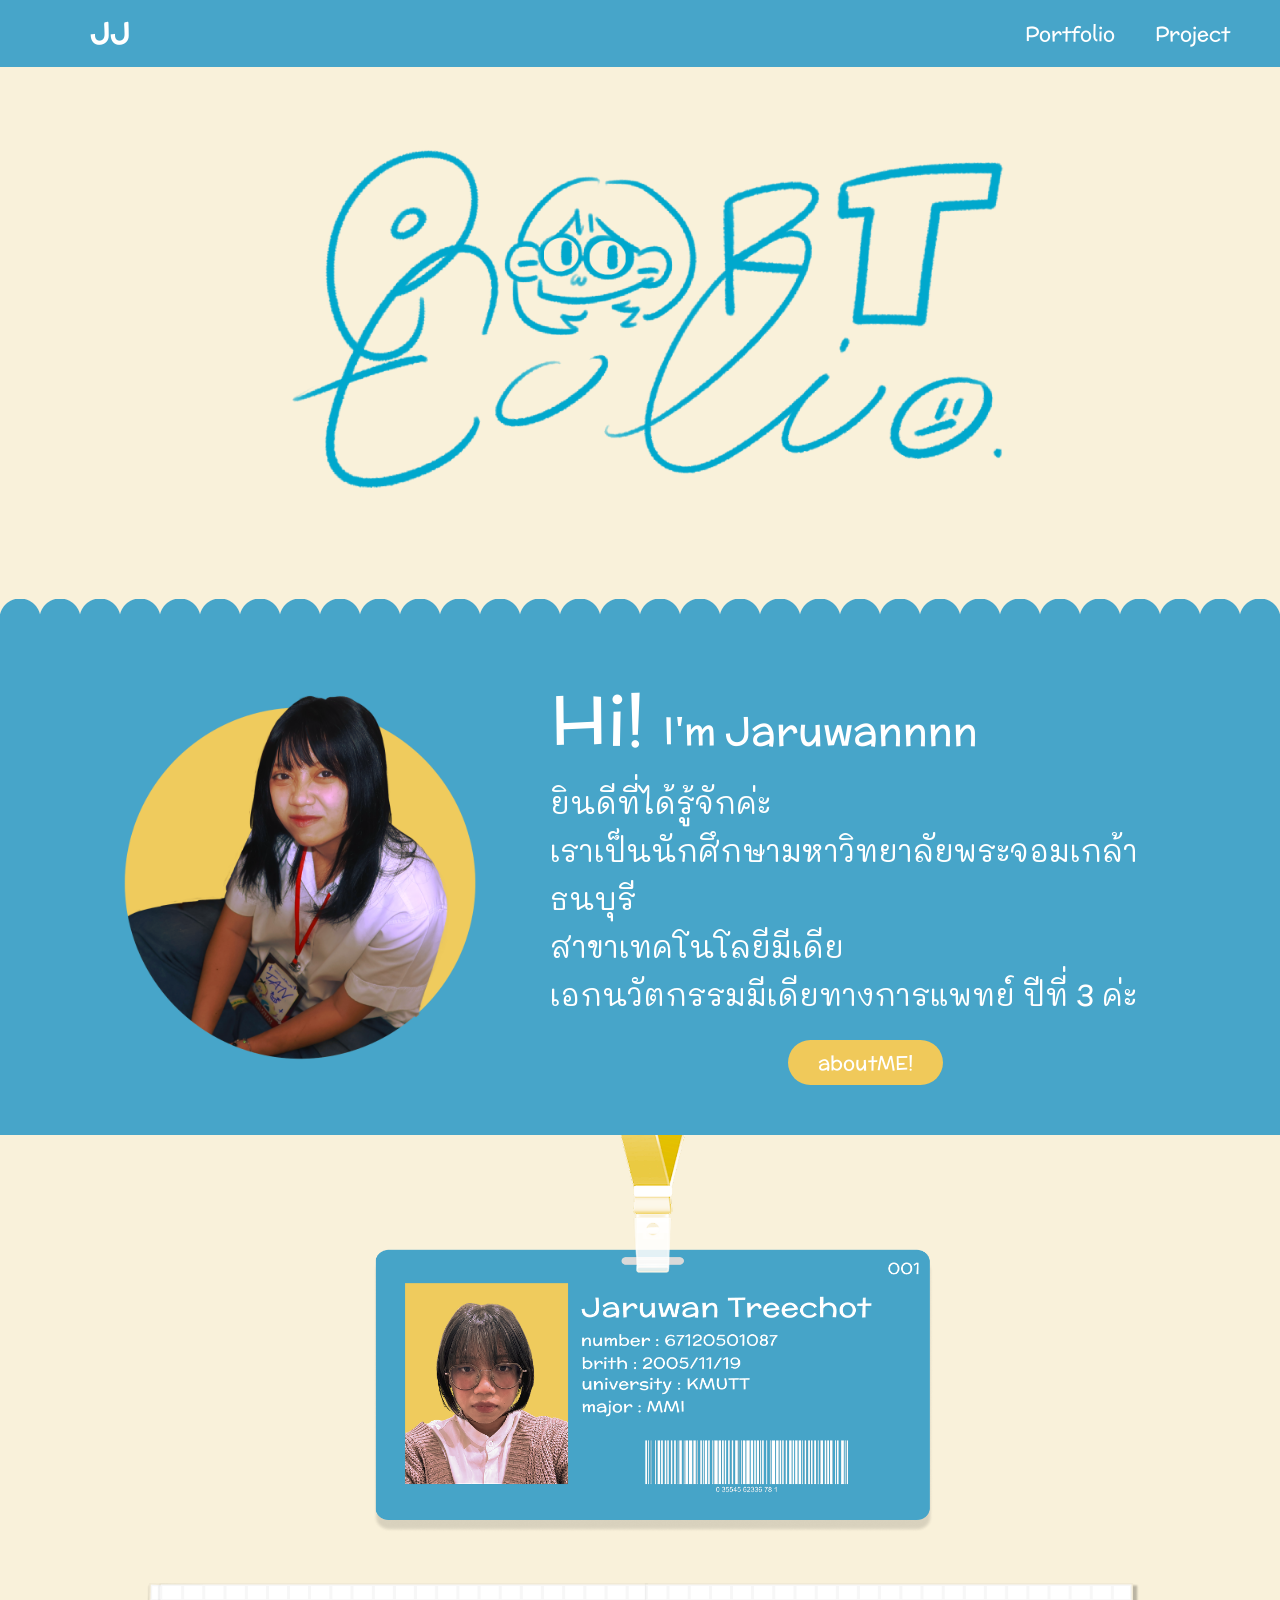
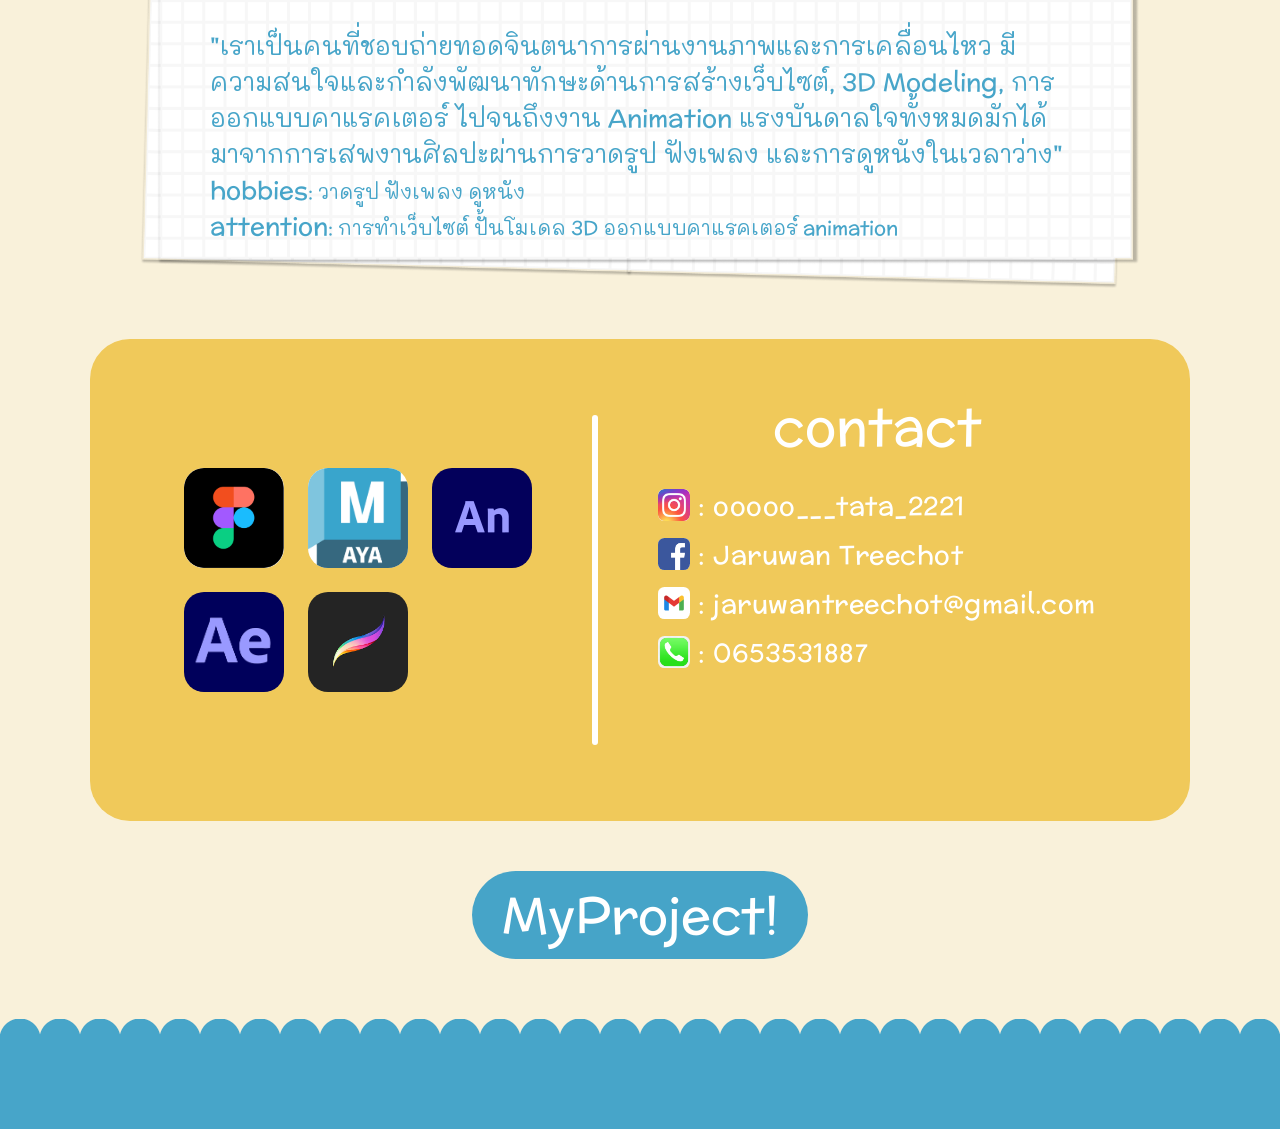
<file: index.html>
<!DOCTYPE html>
<html lang="en">
<head>
    <meta charset="UTF-8">
    <meta name="viewport" content="width=device-width, initial-scale=1.0">
    <title>Document</title>
    <link rel="preconnect" href="https://fonts.googleapis.com">
    <link rel="preconnect" href="https://fonts.gstatic.com" crossorigin>
    <link href="https://fonts.googleapis.com/css2?family=Lexend:wght@100..900&family=Mali:ital,wght@0,200;0,300;0,400;0,500;0,600;0,700;1,200;1,300;1,400;1,500;1,600;1,700&family=Mansalva&family=Oooh+Baby&family=Palette+Mosaic&family=Pangolin&family=Reenie+Beanie&display=swap" rel="stylesheet">
    <link rel="preconnect" href="https://fonts.googleapis.com">
    <link rel="preconnect" href="https://fonts.gstatic.com" crossorigin>
    <link href="https://fonts.googleapis.com/css2?family=Anuphan:wght@100..700&family=Lexend:wght@100..900&family=Mali:ital,wght@0,200;0,300;0,400;0,500;0,600;0,700;1,200;1,300;1,400;1,500;1,600;1,700&family=Mansalva&family=Oooh+Baby&family=Palette+Mosaic&family=Pangolin&family=Reenie+Beanie&display=swap" rel="stylesheet">
    <link rel="stylesheet" href="./style.css">
    <link rel="preconnect" href="https://fonts.googleapis.com">
    <link rel="preconnect" href="https://fonts.gstatic.com" crossorigin>
    <link href="https://fonts.googleapis.com/css2?family=Anuphan:wght@100..700&family=Lexend:wght@100..900&family=Mali:ital,wght@0,200;0,300;0,400;0,500;0,600;0,700;1,200;1,300;1,400;1,500;1,600;1,700&family=Mansalva&family=McLaren&family=Oooh+Baby&family=Palette+Mosaic&family=Pangolin&family=Reenie+Beanie&display=swap" rel="stylesheet">
    <link rel="preconnect" href="https://fonts.googleapis.com">
    <link rel="preconnect" href="https://fonts.gstatic.com" crossorigin>
    <link href="https://fonts.googleapis.com/css2?family=Anuphan:wght@100..700&family=Lexend:wght@100..900&family=Mali:ital,wght@0,200;0,300;0,400;0,500;0,600;0,700;1,200;1,300;1,400;1,500;1,600;1,700&family=Mansalva&family=McLaren&family=Oooh+Baby&family=Palette+Mosaic&family=Pangolin&family=Reenie+Beanie&display=swap" rel="stylesheet">
</head>

<body>
    <header class="header">
        <a class="logo" href="index.html">JJ</a>
        <nav class="nav">
            <a href="index.html">Portfolio</a>
            <a href="project.html">Project</a>
        </nav>
    </header>

    <div class="Pic1">
        <img src="pic/IMG_0126.PNG" alt="Portfolio Picture">
    </div>

    <div class="ME">
        <div class="Pic2">
            <img src="pic/IMG_0117.PNG" alt="Profile Picture">
        </div>
        <div class="AboutME">
            <div class="Hi">
                <h1>
                    Hi! <span>I'm Jaruwannnn</span>
                </h1>
                <p>
                    ยินดีที่ได้รู้จักค่ะ<br>
                    เราเป็นนักศึกษามหาวิทยาลัยพระจอมเกล้าธนบุรี<br>
                    สาขาเทคโนโลยีมีเดีย<br>
                    เอกนวัตกรรมมีเดียทางการแพทย์ ปีที่ 3 ค่ะ
                </p>
            </div>
            <div class="ButtonToAboutMe">
                <a href="#info1" class="btToMe">aboutME!</a>
            </div>
        </div>
    </div>

    <div class="Pic3" id="info1">
        <img src="pic/Group 11.png" alt="ID Card">
    </div>

    <div class="info">
        <div class="info1">
            <p>
                <span class="label">"เราเป็นคนที่ชอบถ่ายทอดจินตนาการผ่านงานภาพและการเคลื่อนไหว มีความสนใจและกำลังพัฒนาทักษะด้านการสร้างเว็บไซต์, 3D Modeling, การออกแบบคาแรคเตอร์ ไปจนถึงงาน Animation แรงบันดาลใจทั้งหมดมักได้มาจากการเสพงานศิลปะผ่านการวาดรูป ฟังเพลง และการดูหนังในเวลาว่าง"</span><br>
                <span class="label">hobbies</span>: วาดรูป ฟังเพลง ดูหนัง<br>
                <span class="label">attention</span>: การทำเว็บไซต์ ปั้นโมเดล 3D ออกแบบคาแรคเตอร์ animation
            </p>
        </div>
        <div class="pic4">
            <img src="pic/note.png" alt="note">
        </div>
    </div>

    <div class="info2">
        <div class="allProgram">
            <div class="Program">
                <img class="picPro" src="pic/figma.png" alt="Figma">
                <img class="picPro" src="pic/Autodesk-Maya-logo.png" alt="Maya">
                <img class="picPro" src="pic/gIr0v8xi_400x400.png" alt="Program Picture">
                <img class="picPro" src="pic/images.png" alt="Program Picture">
                <img class="picPro" src="pic/pOW5dwZ.png" alt="Program Picture">
                </div>
        </div>

        <div class="divider"></div>

        <div class="contact">
            <h1 class="contact-title">contact</h1>
            <ul class="contact-list">
                <li>
                    <img class="icon" src="pic/ig.jpg" alt="Instagram">
                    <a class="text" href="https://www.instagram.com/ooooo___tata_2221/" target="_blank" rel="noopener noreferrer">: ooooo___tata_2221</a>
                </li>
                <li>
                    <img class="icon" src="pic/Facebook.png" alt="Facebook">
                    <a class="text" href="https://www.facebook.com/jaruwan.treechot.1" target="_blank" rel="noopener noreferrer">: Jaruwan Treechot</a>
                </li>
                <li>
                    <img class="icon" src="pic/google_mail_gmail_logo_icon_159346.png" alt="Gmail">
                    <p class="text" >: jaruwantreechot@gmail.com</p>
                </li>
                <li>
                    <img class="icon" src="pic/phone.png" alt="Phone">
                    <p class="text">: 0653531887</p>
                </li>
            </ul>
        </div>

    </div>

    <div class="portfolio-btn">
        <a href="project.html" class="prot-btn">MyProject!</a>
    </div>
    <div class="footer-wave"></div>

    <script src="script.js"></script>
</body>
</html>
</file>
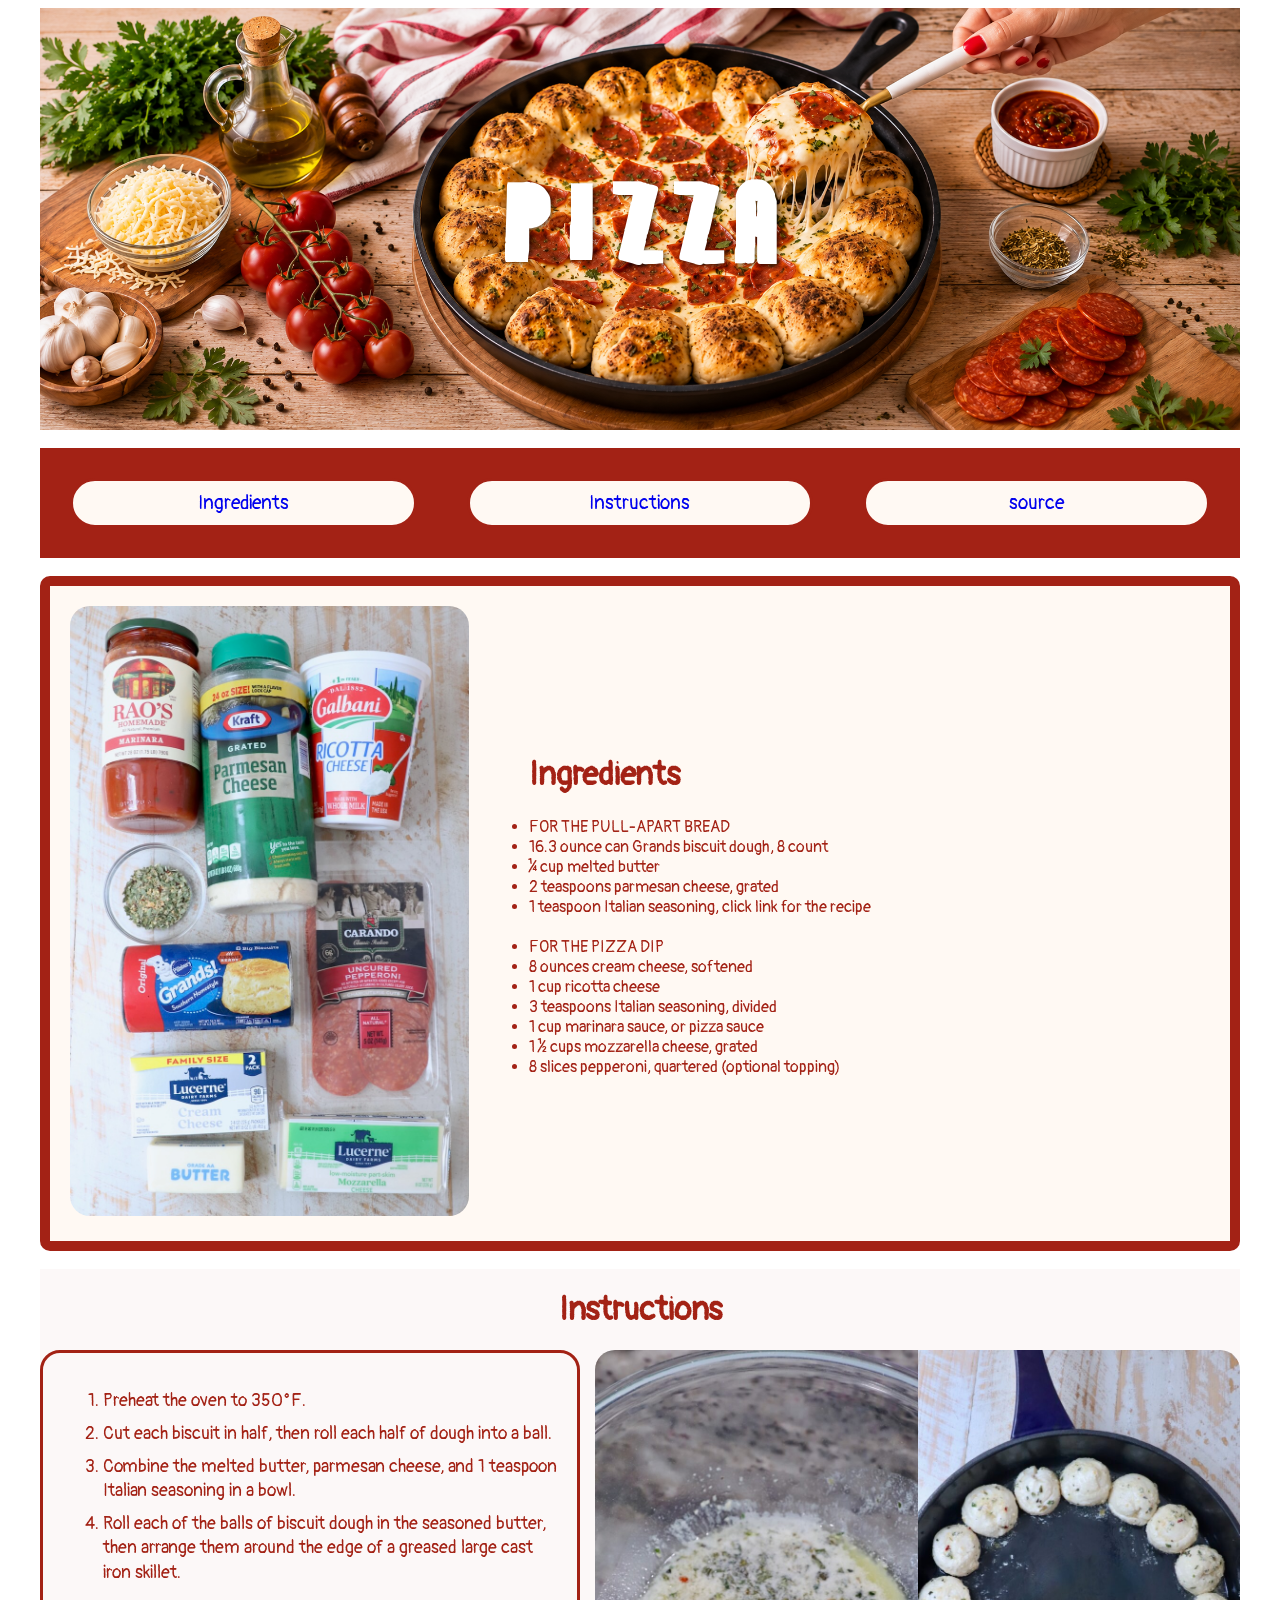
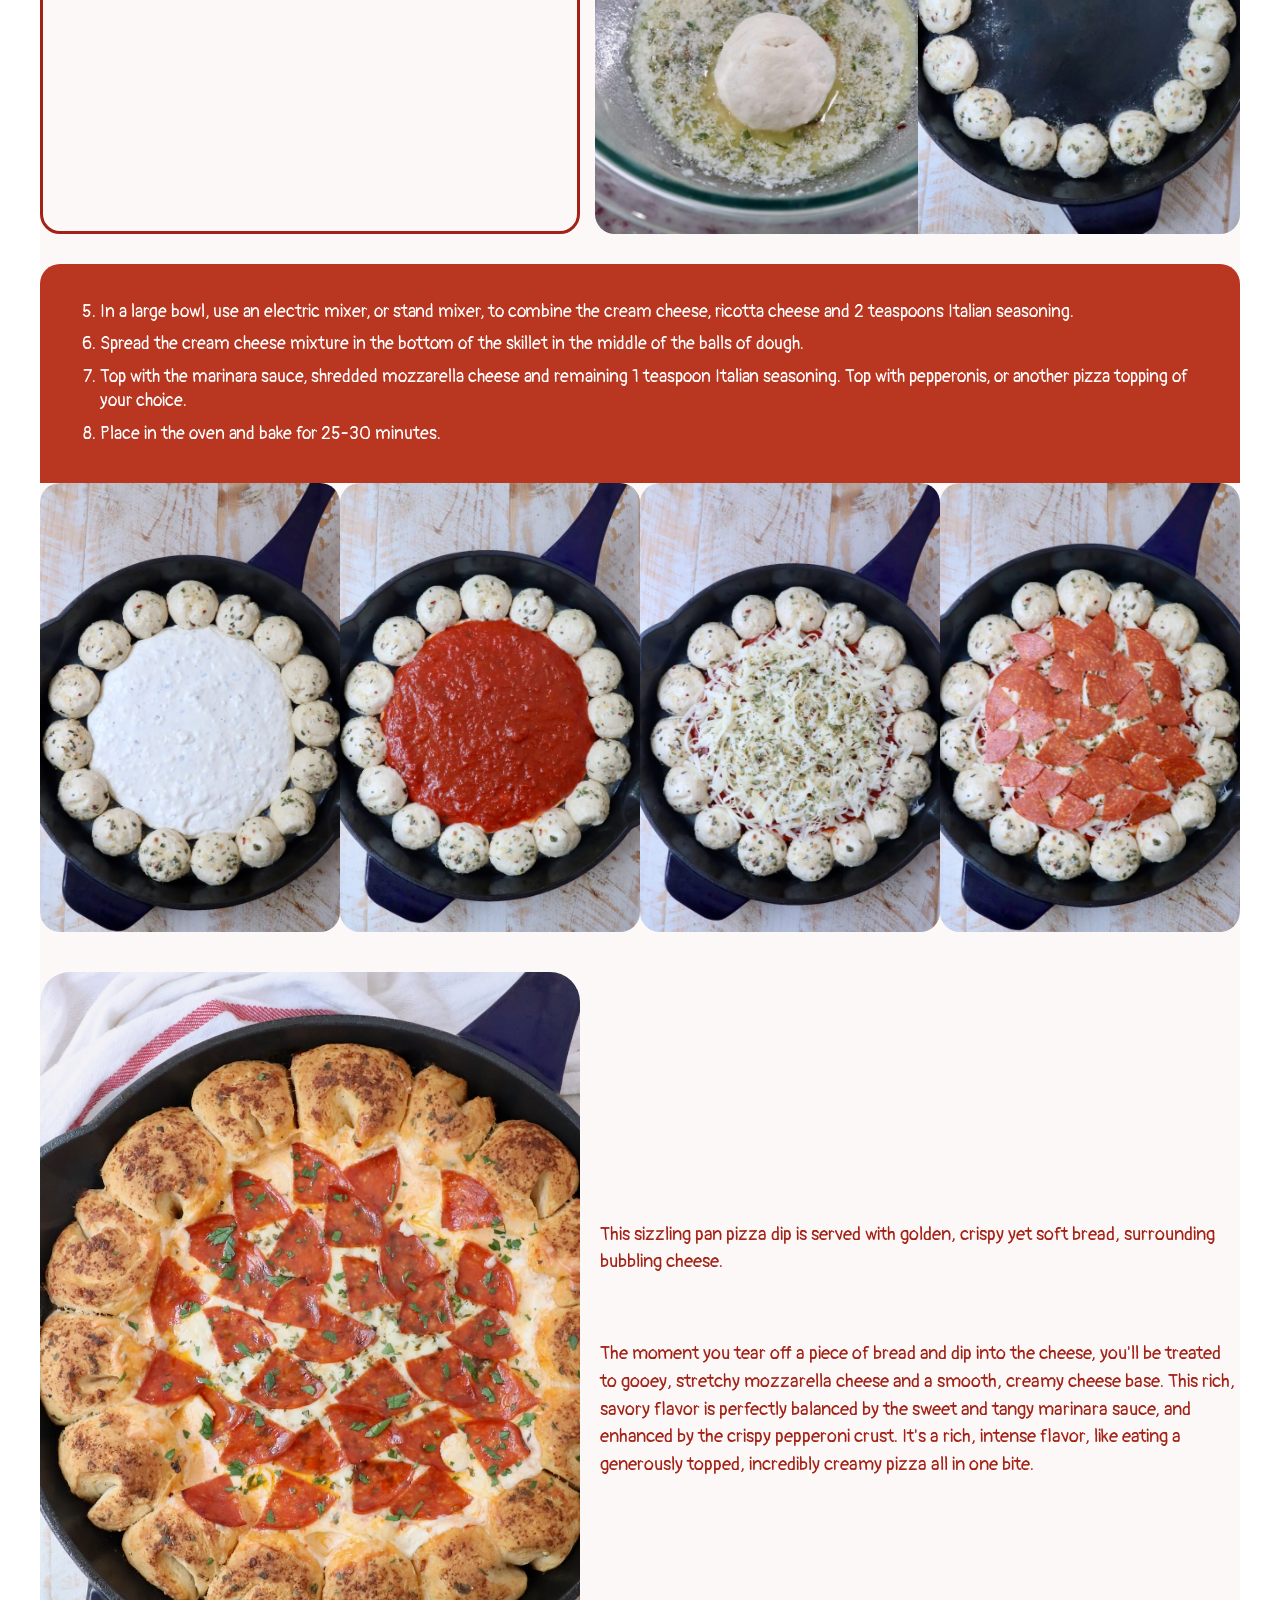
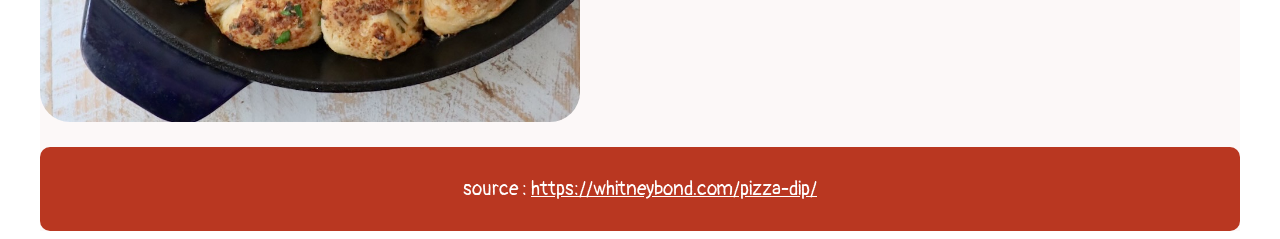
<file: assignment/assignment4/index.html>
<!DOCTYPE html>
<html>
<head>
	<meta charset='utf-8'>
	<meta http-equiv='X-UA-Compatible' content='IE=edge'>
	<title>Gluten Free General Tso’s Chicken</title>
	<meta name='viewport' content='width=device-width, initial-scale=1'>
	<link rel='stylesheet' type='text/css' media='screen' href='main.css'>
	<link rel="preconnect" href="https://fonts.googleapis.com">
	<link rel="preconnect" href="https://fonts.gstatic.com" crossorigin>
	<link href="https://fonts.googleapis.com/css2?family=Mali:ital,wght@0,200;0,300;0,400;0,500;0,600;0,700;1,200;1,300;1,400;1,500;1,600;1,700&family=Oooh+Baby&family=Palette+Mosaic&family=Pangolin&family=Reenie+Beanie&display=swap" rel="stylesheet">
	<link rel="preconnect" href="https://fonts.googleapis.com">
	<link rel="preconnect" href="https://fonts.gstatic.com" crossorigin>
	<link href="https://fonts.googleapis.com/css2?family=Mali:ital,wght@0,200;0,300;0,400;0,500;0,600;0,700;1,200;1,300;1,400;1,500;1,600;1,700&family=Oooh+Baby&family=Palette+Mosaic&family=Pangolin&family=Reenie+Beanie&display=swap" rel="stylesheet">
</head>
<body>
	<div class="grid-container">

        <div id="header">
			<div class="header-content">
				<img id="header-img" src="pic/pic01.png" alt="pizza">
				<div class="header-text">
					<span id="header-text1">
						PIZZA
					</span>
				</div>
			</div>
		</div>

        <div id="menu">
			<div class="inner-box">
				<a href="#Ingredients">Ingredients</a>
			</div>
        	<div class="inner-box">
				<a href="#Instructions">Instructions</a>
			</div>
        	<div class="inner-box">
				<a href="#source">source</a>
			</div>
		</div>

        <div id="Ingredients">
			<div id="picpiz">
				<img src="pic/pizza-dip-1.jpeg" alt="pizza dip">
			</div>
			<div id="Ingredients-list">
				<ul>
					<h1>Ingredients</h1>
					<li>FOR THE PULL-APART BREAD</li>
					<li>16.3 ounce can Grands biscuit dough, 8 count</li>
					<li>¼ cup melted butter</li>
					<li>2 teaspoons parmesan cheese, grated</li>
					<li>1 teaspoon Italian seasoning, click link for the recipe</li>
					<br>
					<li>FOR THE PIZZA DIP</li>
					<li>8 ounces cream cheese, softened</li>
					<li>1 cup ricotta cheese</li>
					<li>3 teaspoons Italian seasoning, divided</li>
					<li>1 cup marinara sauce, or pizza sauce</li>
					<li>1 ½ cups mozzarella cheese, grated</li>
					<li>8 slices pepperoni, quartered (optional topping)</li>
				</ul>
			</div>
		</div>

        <div id="Instructions">
			<div>
				<h1>Instructions</h1>
			</div>
			<div id="BigInstructions">
				<div id="Instructions-list1">
					<div id="babyinstructions1">
						<ol>
							<li>Preheat the oven to 350°F.</li>
							<li>Cut each biscuit in half, then roll each half of dough into a ball.</li>
							<li>Combine the melted butter, parmesan cheese, and 1 teaspoon Italian seasoning in a bowl.</li>
							<li>Roll each of the balls of biscuit dough in the seasoned butter, then arrange them around the edge of a greased large cast iron skillet.</li>
						</ol>
					</div>
					<div id="picpiz1">
						<img src="pic/pizza-dip-2.jpeg" alt="step 1">
						<img src="pic/pizza-dip-3.jpeg" alt="step 2">
					</div>
				</div>

				<div id="Instructions-list2">
					<div id="babyinstructions2">
						<ol start="5">
							<li>In a large bowl, use an electric mixer, or stand mixer, to combine the cream cheese, ricotta cheese and 2 teaspoons Italian seasoning.</li>
							<li>Spread the cream cheese mixture in the bottom of the skillet in the middle of the balls of dough.</li>
							<li>Top with the marinara sauce, shredded mozzarella cheese and remaining 1 teaspoon Italian seasoning. Top with pepperonis, or another pizza topping of your choice.</li>
							<li>Place in the oven and bake for 25-30 minutes.</li>
						</ol>
					</div>
					<div id="picpiz2">
						<img src="pic/pizza-dip-4.jpeg" alt="step 3">
						<img src="pic/pizza-dip-5.jpeg" alt="step 4">
						<img src="pic/pizza-dip-6.jpeg" alt="step 5">
						<img src="pic/pizza-dip-7.jpeg" alt="step 6">
					</div>
				</div>
				
				<div id="Instructions-list3">
					<div id="babyinstructions3">
						<div id="finalpic">
							<img src="pic/pizza-dip-8.jpeg" alt="finalpic">
						</div>
					</div>
					<div id="finaltext">
						<p>This sizzling pan pizza dip is served with golden, crispy yet soft bread, surrounding bubbling cheese.</p>
						<br>
						<p>The moment you tear off a piece of bread and dip into the cheese, you'll be treated to gooey, stretchy mozzarella cheese and a smooth, creamy cheese base. This rich, savory flavor is perfectly balanced by the sweet and tangy marinara sauce, and enhanced by the crispy pepperoni crust. It's a rich, intense flavor, like eating a generously topped, incredibly creamy pizza all in one bite.</p>
					</div>
			</div>
		</div>
		
        <div id="source">
			source : <a href="https://whitneybond.com/pizza-dip/">https://whitneybond.com/pizza-dip/</a>
		</div>
	</div>
</body>
</html>
</file>
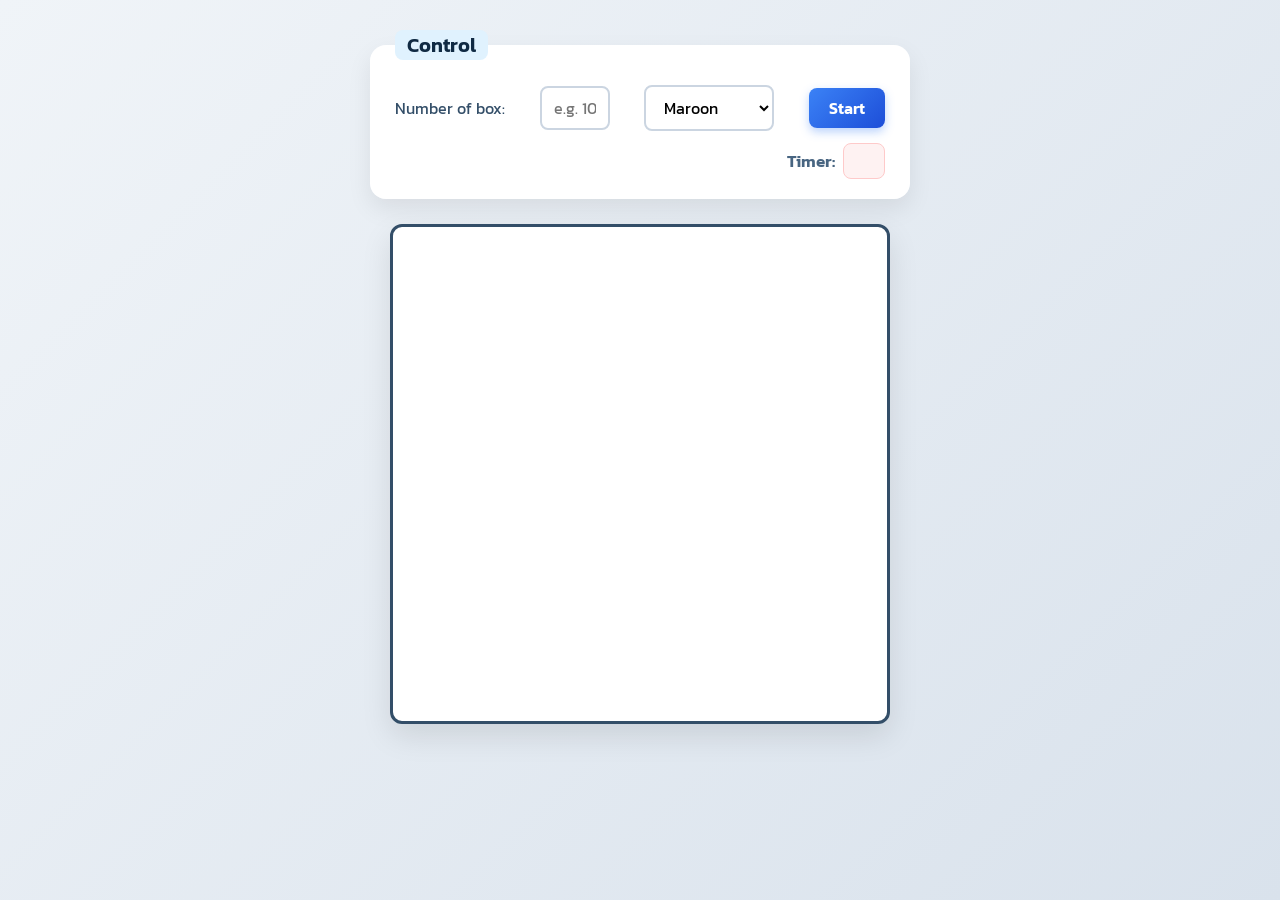
<file: assignment/assignment7/index.html>
<!DOCTYPE html>
<html lang="en">
	<head>
		<meta charset="UTF-8">
		<meta name="viewport" content="width=device-width, initial-scale=1.0">
		<title>Square game</title>
		<script type="text/javascript" src="game.js"></script>
		<link rel="stylesheet" type="text/css" href="game.css">
	</head>
	<body>
		<!-- these codes were adapted from https://courses.cs.washington.edu/courses/cse154/17sp/lecture/more-dom/code/squares.html  -->

		<fieldset>
			<legend>Control</legend>
			<label for="numbox">Number of box: </label>
			<input type="text" name="numbox" id="numbox" placeholder="e.g. 10">
			<select name="color" id="color">
				<option value="maroon">Maroon</option>
				<option value="lightgreen">Lightgreen</option>
				<option value="magenta">Magenta</option>
			</select>
			<button id="start">Start</button>
			<div id="timerClock"> Timer:
				<div id="clock"></div>
			</div>
		</fieldset>

		<div id="container">
			<div id="layer"></div>
		</div>
	
	</body>
</html>
</file>
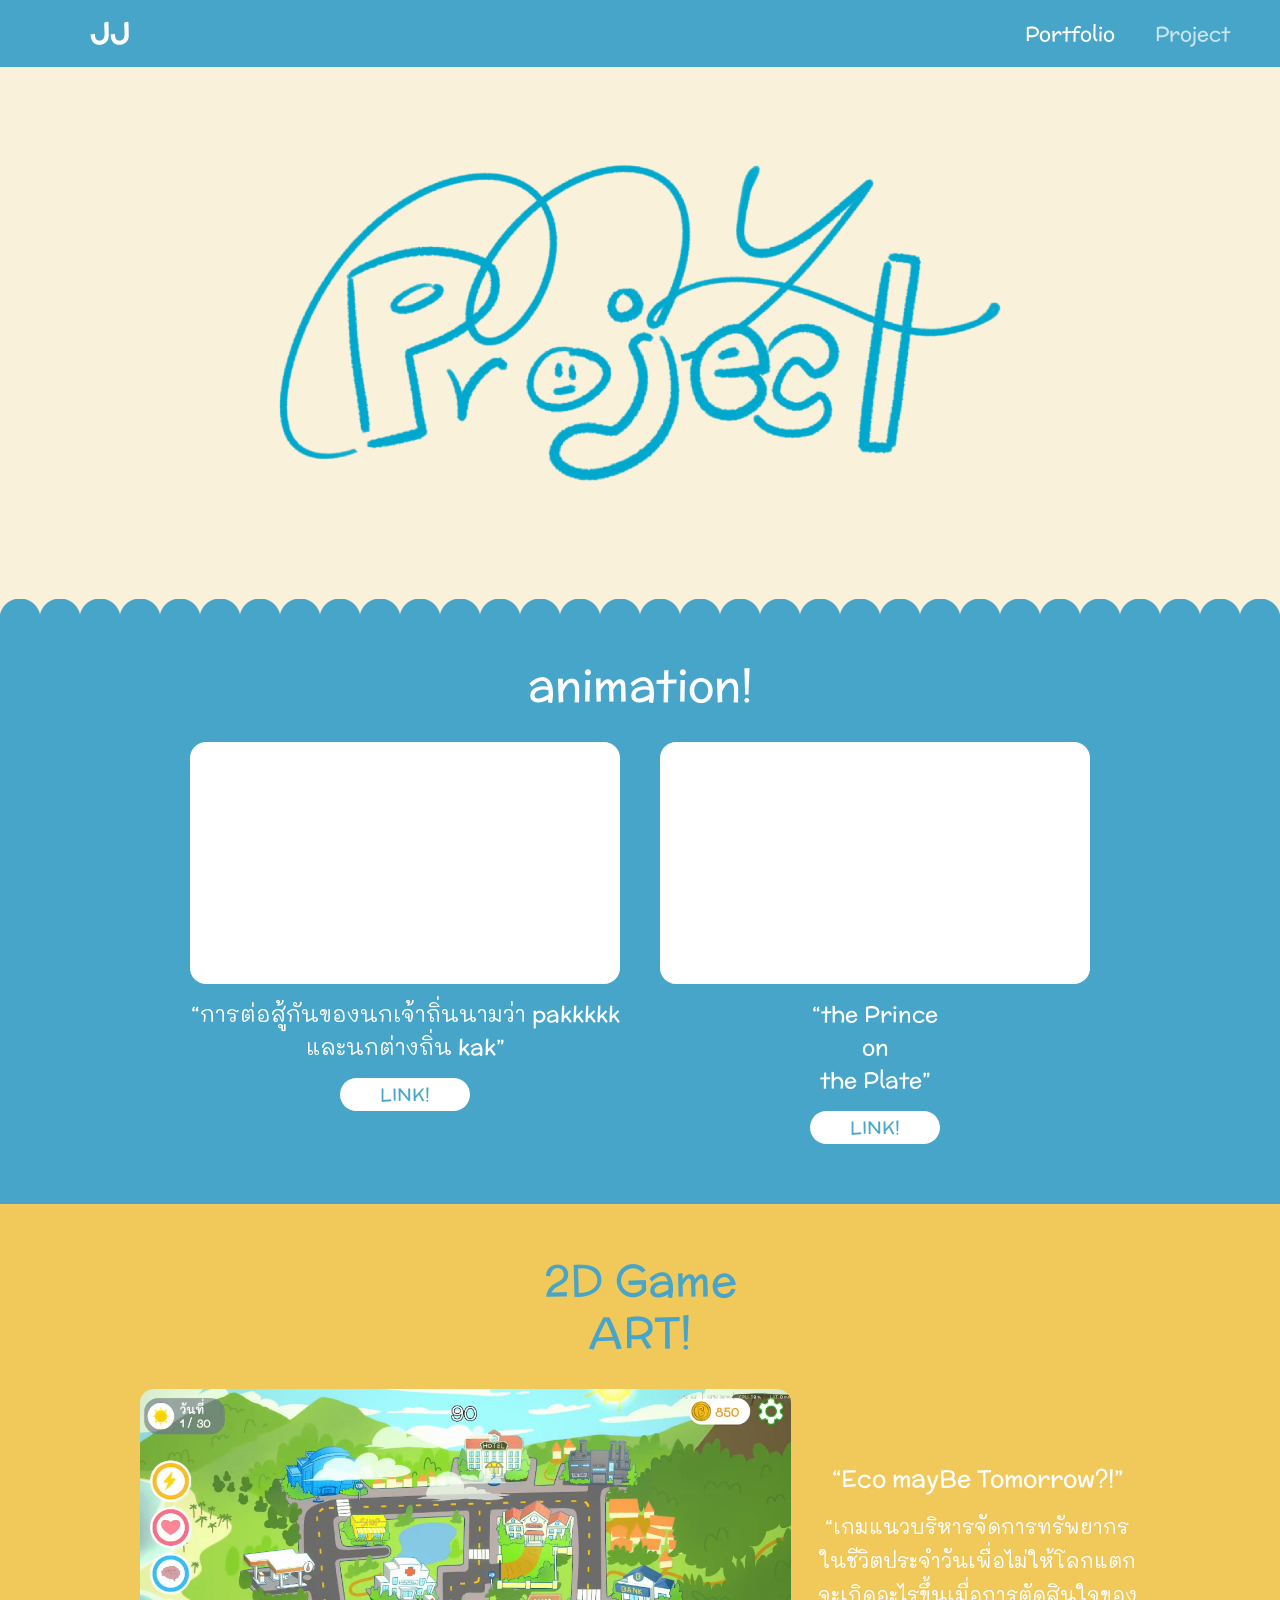
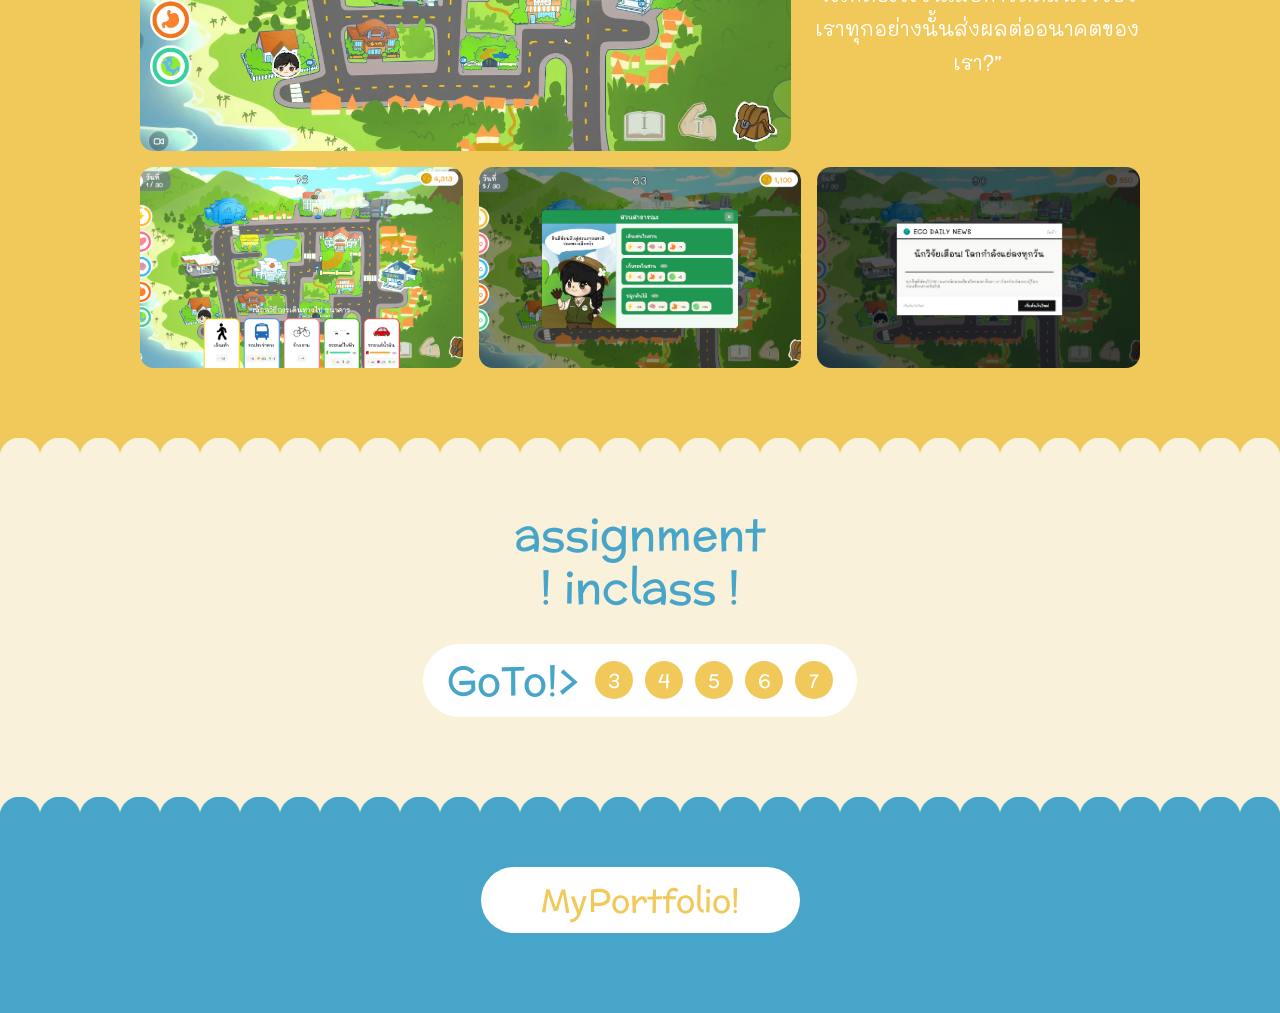
<file: project.html>
<!DOCTYPE html>
<html lang="th">
<head>
    <meta charset="UTF-8">
    <meta name="viewport" content="width=device-width, initial-scale=1.0">
    <title>Project</title>
    <link rel="preconnect" href="https://fonts.googleapis.com">
    <link rel="preconnect" href="https://fonts.gstatic.com" crossorigin>
    <link href="https://fonts.googleapis.com/css2?family=Anuphan:wght@100..700&family=McLaren&display=swap" rel="stylesheet">
    <link rel="stylesheet" href="./style.css">
    <link rel="preconnect" href="https://fonts.googleapis.com">
    <link rel="preconnect" href="https://fonts.gstatic.com" crossorigin>
    <link href="https://fonts.googleapis.com/css2?family=Anuphan:wght@100..700&family=Lexend:wght@100..900&family=Mali:ital,wght@0,200;0,300;0,400;0,500;0,600;0,700;1,200;1,300;1,400;1,500;1,600;1,700&family=Mansalva&family=McLaren&family=Oooh+Baby&family=Palette+Mosaic&family=Pangolin&family=Reenie+Beanie&display=swap" rel="stylesheet">
</head>
<body>
    <header class="header">
        <a class="logo" href="index.html">JJ</a>
        <nav class="nav">
            <a href="index.html">Portfolio</a>
            <a href="project.html" class="active">Project</a>
        </nav>
    </header>

    <div class="Pic1">
        <img src="pic/IMG_0128.PNG" alt="Project Picture">
    </div>

    <div class="Project-Animation">
        <h1 class="topic">animation!</h1>

        <div class="video-list">
            <div class="video-item">
                <div class="video">
                    <div class="video-container">
                        <iframe src="https://www.youtube.com/embed/g4-JRkXTGpg" title="การต่อสู้กันของนกเจ้าถิ่น" loading="lazy" allow="accelerometer; autoplay; clipboard-write; encrypted-media; gyroscope; picture-in-picture; web-share" allowfullscreen></iframe>
                    </div>
                </div>
                <div class="info-video">
                    <h2 class="work-name">
                        “การต่อสู้กันของนกเจ้าถิ่นนามว่า pakkkkk<br>และนกต่างถิ่น kak”
                    </h2>
                    <a href="https://www.youtube.com/watch?v=g4-JRkXTGpg" class="work-link" target="_blank" rel="noopener noreferrer">LINK!</a>
                </div>
            </div>

            <div class="video-item">
                <div class="video">
                    <div class="video-container">
                        <iframe width="560" height="315" src="https://www.youtube.com/embed/VNc2YDQf0_M?si=3M_4XTEs9DelI_5y" title="YouTube video player" frameborder="0" allow="accelerometer; autoplay; clipboard-write; encrypted-media; gyroscope; picture-in-picture; web-share" referrerpolicy="strict-origin-when-cross-origin" allowfullscreen></iframe>
                    </div>
                </div>
                <div class="info-video">
                    <h2 class="work-name">
                        “the Prince<br>on<br>the Plate”
                    </h2>
                    <a href="https://youtu.be/VNc2YDQf0_M?si=SSMITgT4_6gcLJXv" class="work-link" target="_blank" rel="noopener noreferrer">LINK!</a>
                </div>
            </div>
        </div>
    </div>

    <div class="Project-game">
        <h1 class="topic">2D Game<br>ART!</h1>

        <div class="game-top">
            <div class="pic">
                <div class="picgame">
                    <img src="pic/game3.png" alt="picgame1">
                </div>
            </div>
            <div class="info-game">
                <h2 class="work-name">“Eco mayBe Tomorrow?!”</h2>
                <p class="game-desc">
                    “เกมแนวบริหารจัดการทรัพยากรในชีวิตประจำวันเพื่อไม่ให้โลกแตก
                    จะเกิดอะไรขึ้นเมื่อการตัดสินใจของเราทุกอย่างนั้นส่งผลต่ออนาคตของเรา?”
                </p>
            </div>
        </div>

        <div class="game-row">
            <div class="pic"><div class="picgame"><img src="pic/game1.png" alt="picgame2"></div></div>
            <div class="pic"><div class="picgame"><img src="pic/game2.png" alt="picgame3"></div></div>
            <div class="pic"><div class="picgame"><img src="pic/game4.png" alt="picgame4"></div></div>
        </div>
    </div>

    <div class="assignment">
        <h1 class="topic">assignment<br>! inclass !</h1>
        <div class="goto">
            <span class="goto-label">GoTo!&gt;</span>
            <a href="assignment/assignment-3/recipe.html" class="goto-btn">3</a>
            <a href="assignment/assignment4/index.html" class="goto-btn">4</a>
            <a href="assignment/assignment5/index.html" class="goto-btn">5</a>
            <a href="assignment/assignment-6/register.html" class="goto-btn">6</a>
            <a href="assignment/assignment7/index.html" class="goto-btn">7</a>
        </div>
    </div>
    <div class="footer-wave">
        <div class="portfolio-btn">
            <a href="index.html" class="prot-btn">MyPortfolio!</a>
        </div>
    </div>

    <script src="script.js"></script>
</body>
</html>
</file>
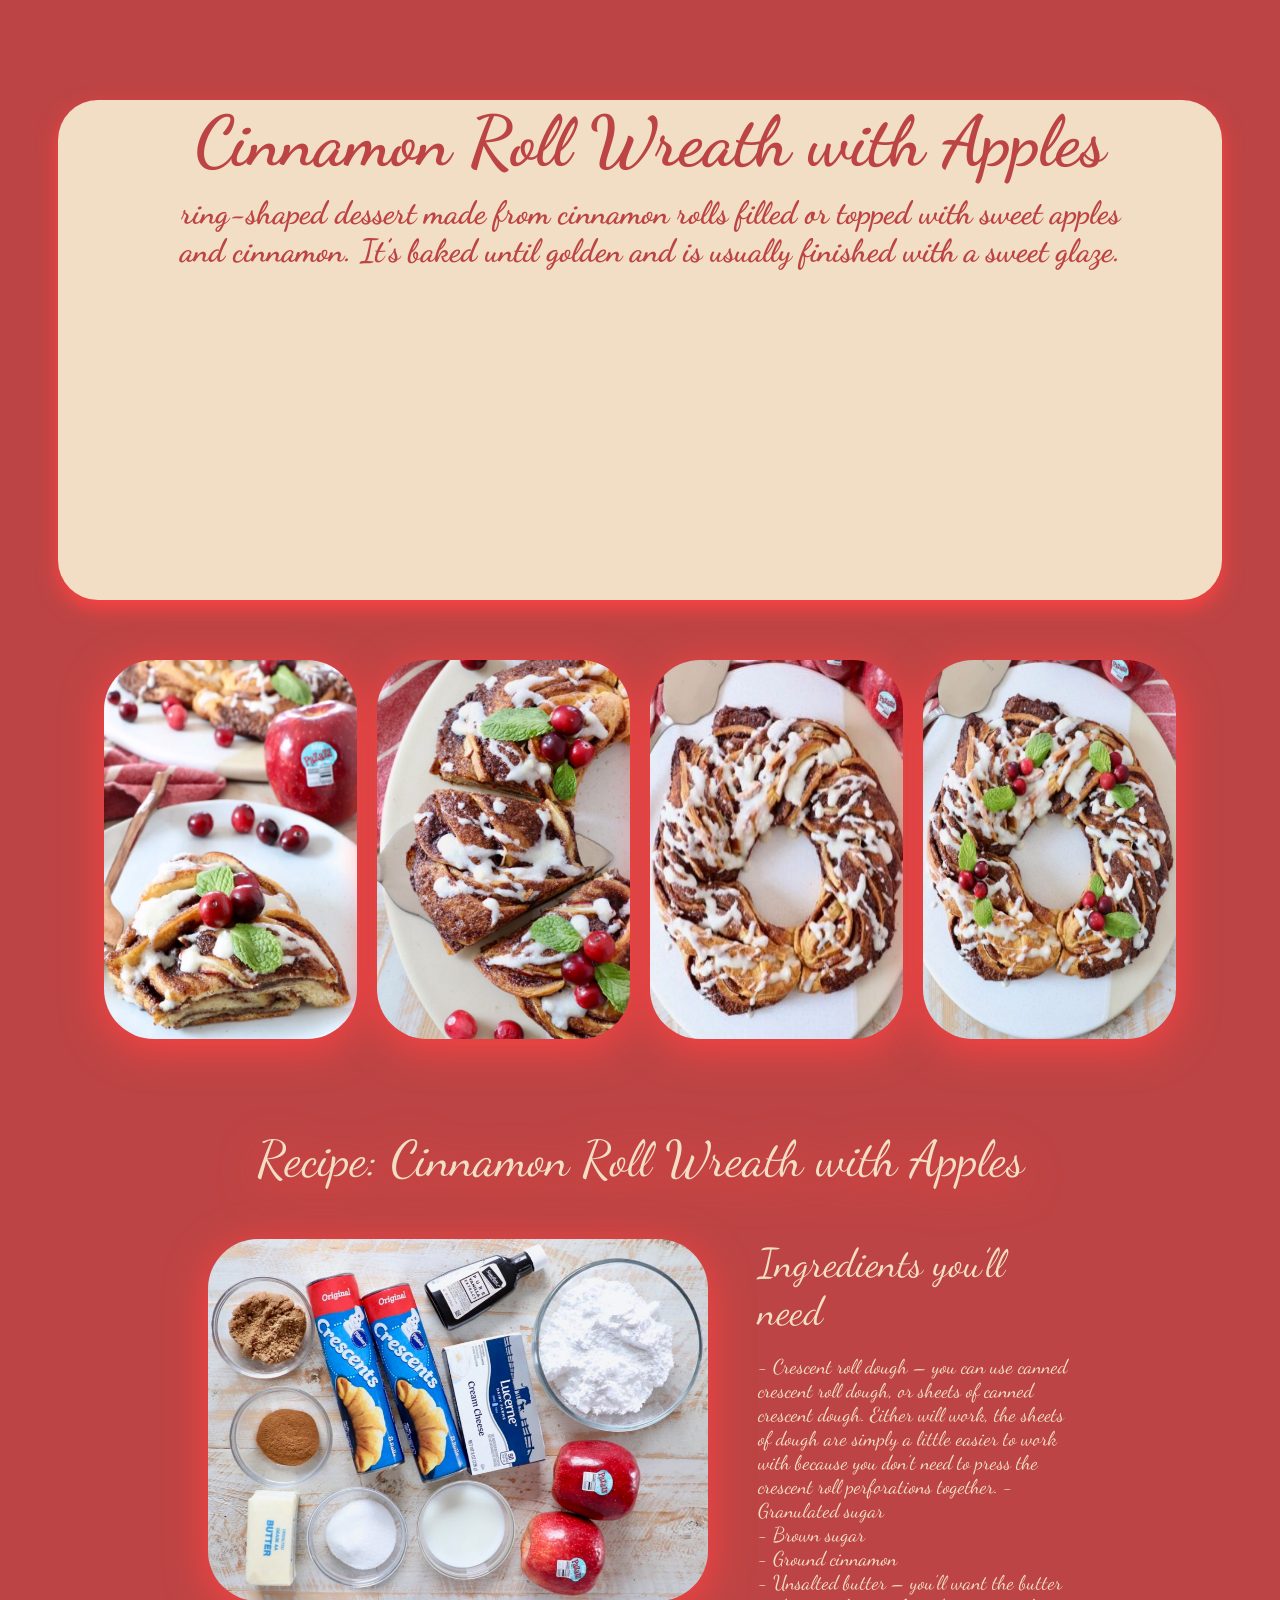
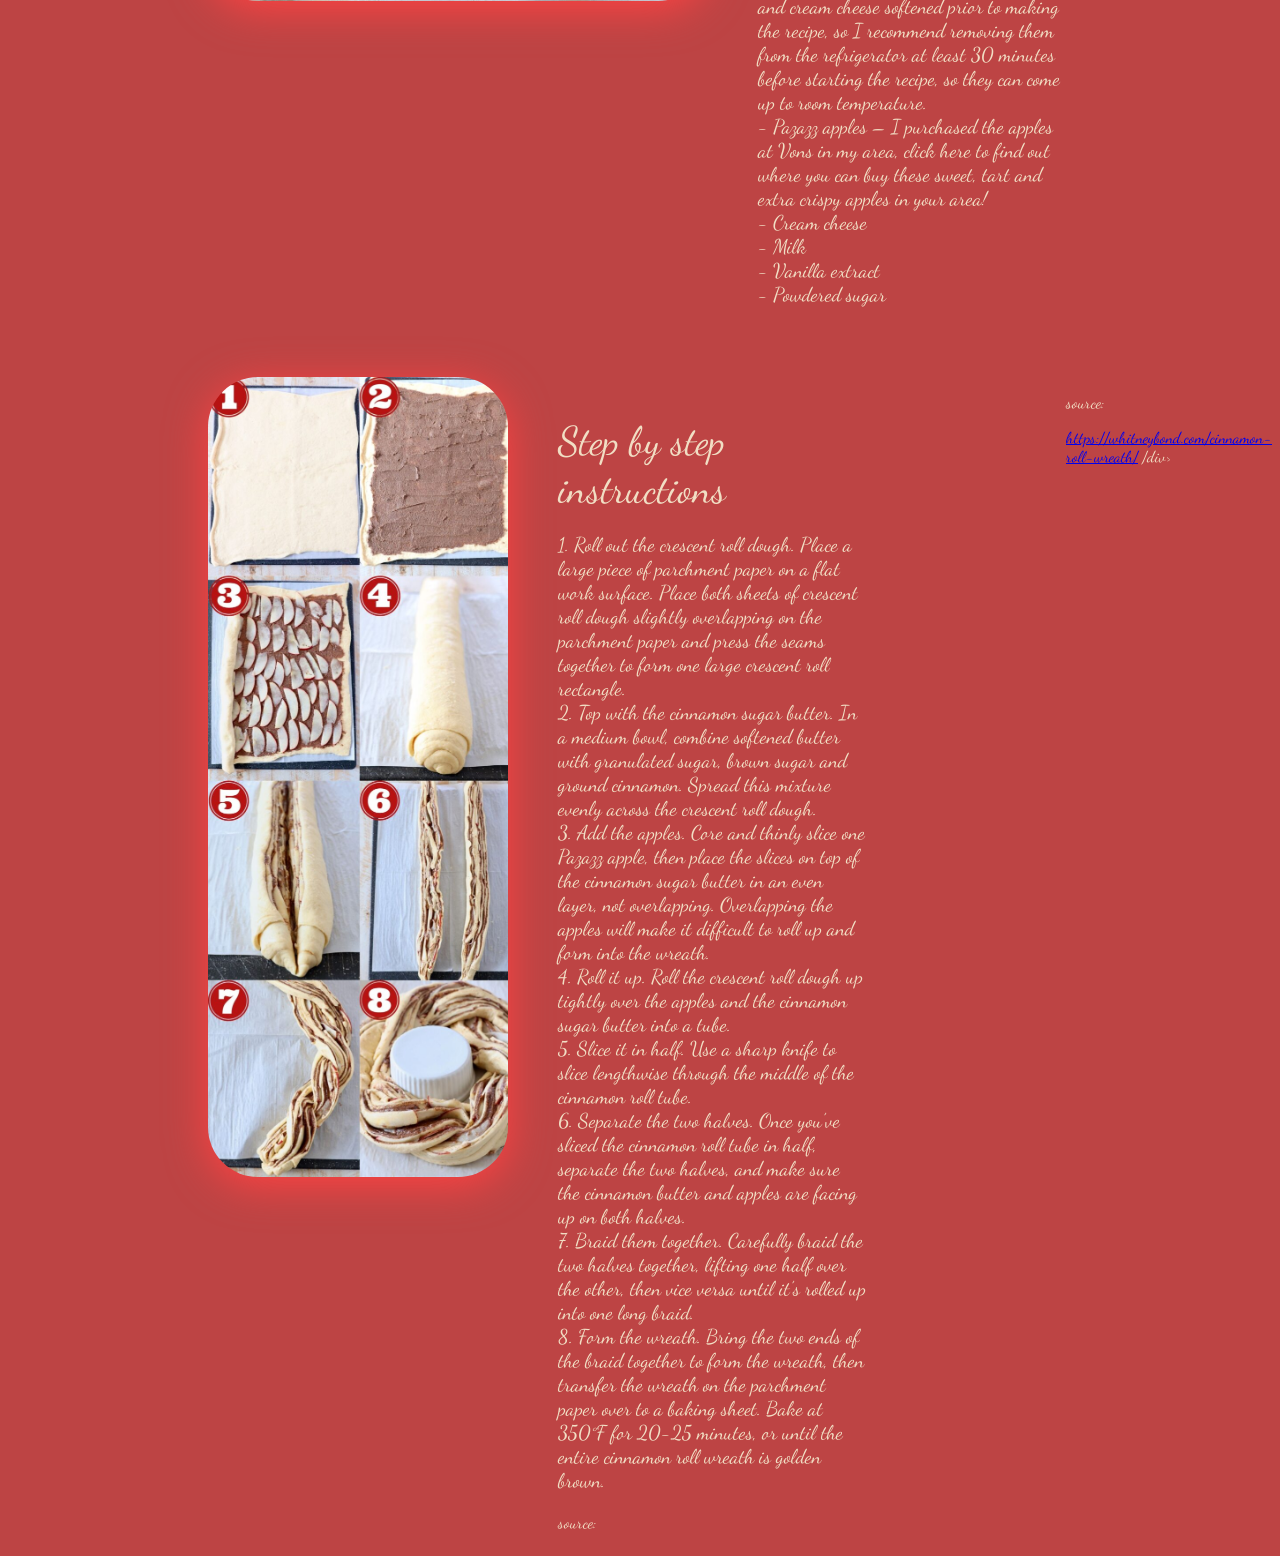
<file: assignment/assignment-3/recipe.html>
<!DOCTYPE html>
<html>
<head>
	<meta charset='utf-8'>
	<meta http-equiv='X-UA-Compatible' content='IE=edge'>
	<title>Cinnamon Roll Wreath with Apples</title>
	<meta name='viewport' content='width=device-width, initial-scale=1'>
	<link rel="stylesheet" href="recipe.css">
	<link rel="preconnect" href="https://fonts.googleapis.com">
	<link rel="preconnect" href="https://fonts.gstatic.com" crossorigin>
	<link href="https://fonts.googleapis.com/css2?family=Dancing+Script:wght@400..700&display=swap" rel="stylesheet">
</head>








<body class="main">
	<div class="h1">
		<h1 class="Name">
			<p class="BigN-baby">
				Cinnamon Roll Wreath with Apples
			</p>
			<p class="N-baby">
				ring-shaped dessert made from cinnamon rolls filled or topped with sweet apples and cinnamon. It’s baked until golden and is usually finished with a sweet glaze.
			</p>
		</h1>

		<div class="Pic-Cinnamon">
			
		</div>
	</div>

	<div class="Pic-babyCni">
		<img class="Num1" src="./pic/cinnamon-3.jpeg" alt="cinnamon1">
		<img class="Num1" src="./pic/cinnamon-4.jpeg" alt="cinnamon2">
		<img class="Num1" src="./pic/cinnamon-6.jpeg" alt="cinnamon3">
		<img class="Num1" src="./pic/cinnamon-5.jpeg" alt="cinnamon4">
	</div>

	<div class="Recipe">
		<p class="R-Name">
			Recipe: Cinnamon Roll Wreath with Apples
		</p>

	</div>

	<div class="info">
		<div class="PicIng">
			<img id="PI"  src="./pic/cinnamon-1.jpeg" alt="">
		</div>
		
	
		<div class="In-need">
			<p class="Ingredients">
			Ingredients you’ll need
			</p>
			<p class="need">
				- Crescent roll dough – you can use canned crescent roll dough, or 
			sheets of canned crescent dough. Either will work, the sheets of dough are simply a little easier to work with because you don’t need to press the crescent roll perforations together.
			
			- Granulated sugar
			<br>
			- Brown sugar
			<br>
			- Ground cinnamon
			<br>
			- Unsalted butter – you’ll want the butter and cream cheese softened prior to making the recipe, so I recommend removing them from the refrigerator at least 30 minutes before starting the recipe, so they can come up to room temperature.
			<br>
			- Pazazz apples – I purchased the apples at Vons in my area, click here to find out where you can buy these sweet, tart and extra crispy apples in your area!
			<br>
			- Cream cheese
			<br>
			- Milk
			<br>
			- Vanilla extract
			<br>
			- Powdered sugar
			</p>

		</div>
	</div>
	
	<div class="Stepinfo">

	<div class="Pic-step">
		<img class="babyPicstep" src="./pic/cinnamon-2.jpeg" alt="step">
	</div>

	<div class="info2">
		<p class="Step">
			Step by step instructions
		</p>
		<p class="SnS">
			1. Roll out the crescent roll dough. Place a large piece of parchment paper on a flat work surface. Place both sheets of crescent roll dough slightly overlapping on the parchment paper and press the seams together to form one large crescent roll rectangle.
			<br>
			2. Top with the cinnamon sugar butter. In a medium bowl, combine softened butter with granulated sugar, brown sugar and ground cinnamon. Spread this mixture evenly across the crescent roll dough.
			<br>
			3. Add the apples. Core and thinly slice one Pazazz apple, then place the slices on top of the cinnamon sugar butter in an even layer, not overlapping. Overlapping the apples will make it difficult to roll up and form into the wreath.
			<br>
			4. Roll it up. Roll the crescent roll dough up tightly over the apples and the cinnamon sugar butter into a tube.
			<br>
			5. Slice it in half. Use a sharp knife to slice lengthwise through the middle of the cinnamon roll tube.
			<br>
			6. Separate the two halves. Once you’ve sliced the cinnamon roll tube in half, separate the two halves, and make sure the cinnamon butter and apples are facing up on both halves.
			<br>
			7. Braid them together. Carefully braid the two halves together, lifting one half over the other, then vice versa until it’s rolled up into one long braid.
			<br>
			8. Form the wreath. Bring the two ends of the braid together to form the wreath, then transfer the wreath on the parchment paper over to a baking sheet. Bake at 350°F for 20-25 minutes, or until the entire cinnamon roll wreath is golden brown.
			<br>
		<p class="S">
			source:
		<!-- </p>
		<a href="https://whitneybond.com/cinnamon-roll-wreath/">https://whitneybond.com/cinnamon-roll-wreath/</a>
		</p> -->
	<br>

	</div>

	
	<div class="source">
		<p>
			source:
		</p>
		<a href="https://whitneybond.com/cinnamon-roll-wreath/">https://whitneybond.com/cinnamon-roll-wreath/</a>
	/div>
	
	
</body>

</html>
</file>
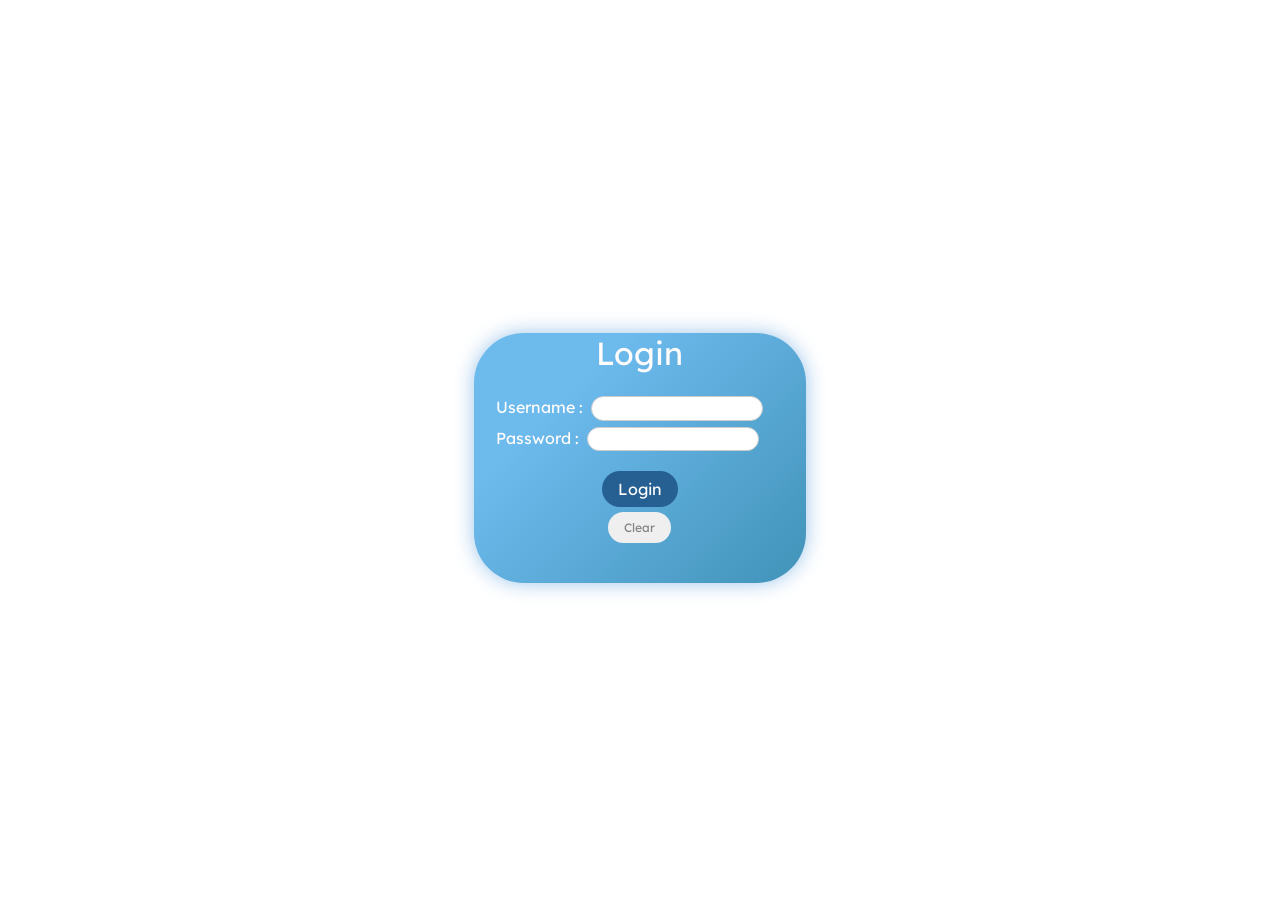
<file: assignment/assignment-6/login.html>
<!DOCTYPE html>
<html>
	<head>
		<meta charset="UTF-8">
		<title>Login</title>
		<script type="text/javascript" src="login.js"></script>
		<link rel="stylesheet" href="register.css">
		<link rel="preconnect" href="https://fonts.googleapis.com">
		<link rel="preconnect" href="https://fonts.gstatic.com" crossorigin>
		<link href="https://fonts.googleapis.com/css2?family=Lexend:wght@100..900&family=Mali:ital,wght@0,200;0,300;0,400;0,500;0,600;0,700;1,200;1,300;1,400;1,500;1,600;1,700&family=Oooh+Baby&family=Palette+Mosaic&family=Pangolin&family=Reenie+Beanie&display=swap" rel="stylesheet">
	</head>
	<body>
		<div class="Login">
			<form name="myLogin" id ="myLogin">
				<div class="fieldset2">
				<fieldset>
					<legend id="loginLegend">Login</legend>
					<div class="Username">
					Username : 
					<input type="text" name="username" id="username" required>
					</div>

					<div class="Password">
					Password : 
					<input type="password" name="password" id="password" required>
					</div>

					<input type="submit" value="Login" id="loginBtn">
					<input type="reset" value="Clear" id="clearBtn">

				</fieldset>
				</div>

			</form>
		</div>
	</body>
</html>
</file>
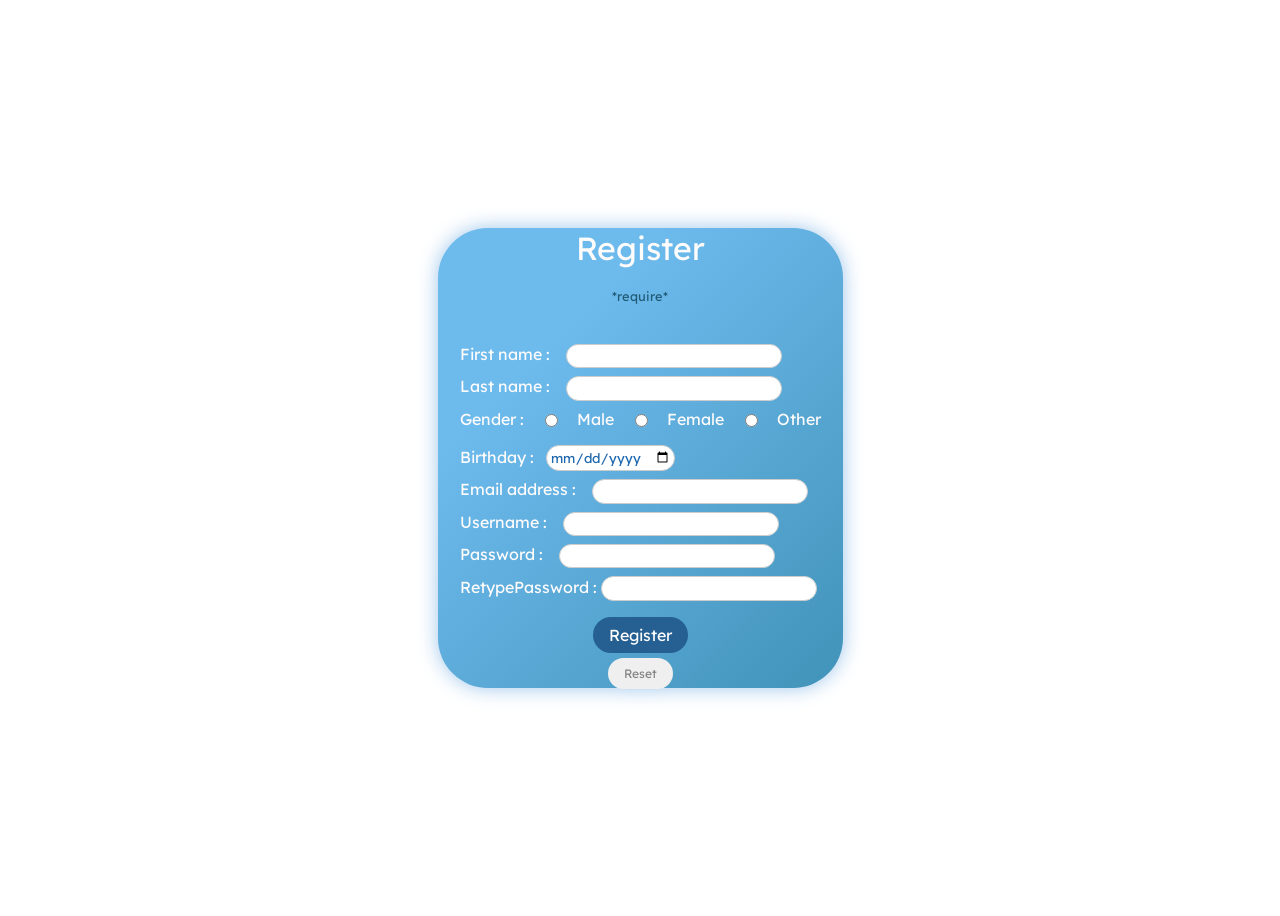
<file: assignment/assignment-6/register.html>
<!DOCTYPE html>
<html>
	<head>
		<meta charset="UTF-8">
		<title>Register</title>
		<script type="text/javascript" src="register.js"></script>
		<link rel="stylesheet" href="register.css">
		<link rel="preconnect" href="https://fonts.googleapis.com">
		<link rel="preconnect" href="https://fonts.gstatic.com" crossorigin>
		<link href="https://fonts.googleapis.com/css2?family=Lexend:wght@100..900&family=Mali:ital,wght@0,200;0,300;0,400;0,500;0,600;0,700;1,200;1,300;1,400;1,500;1,600;1,700&family=Oooh+Baby&family=Palette+Mosaic&family=Pangolin&family=Reenie+Beanie&display=swap" rel="stylesheet">
	</head>
	<body>
		<div class="Register"> 
			<form name="myRegister" id="myRegister" action="login.html">
				<div class="fieldset">

				<fieldset>
					<legend id="registerLegend">Register</legend>
					<p id="requiredMsg">*require*</p> <br>
					<span id="errormsg"></span> <br>

					<div class="name">
					First name : 
					<input type="text" name="firstname" id="firstname" required>
					</div>

					<div class="lastname">
					Last name : 
					<input type="text" name="lastname" id="lastname" required>
					</div>

					<div class="radio">
					Gender : 
						<input type="radio" name="gender" value="male" >Male
						<input type="radio" name="gender" value="female" >Female
						<input type="radio" name="gender" value="other" >Other
					</div>
					
					<div class="birthday"> 
					Birthday : 
					<input type="date" name="bday" value="" id="birthday" required>
					</div>

					<div class="email">
					Email address : 
					<input type="email" name="email" id="email" required>
					</div>

					<div class="user">
					Username : 
					<input type="text" name="username" id="user" required >
					</div>

					<div class="pass">
					Password : 
					<input type="password" name="password" id="pass" required>
					</div>

					<div class="retypepass">
					RetypePassword : 
					<input type="password" name="password" id="retypepass" required>
					</div>
			
					<input type="submit" value="Register" id="registerBtn">
					<input type="reset" value="Reset" id="resetBtn">
				</fieldset>
				</div>
			</form>
		</div>
		
	</body>
</html>
</file>
<file: style.css>
* {
  margin: 0;
  padding: 0;
  box-sizing: border-box;
  font-family: 'McLaren', 'Mali', sans-serif;
  
}

html {
  scroll-behavior: smooth;
}

body {
  background-color: #F9F1DA;
}

img {
  max-width: 100%;
}


.header {
  display: flex;
  justify-content: space-between;
  align-items: center;
  padding: 12px 20px;
  background-color: #47A5C9;
  color: #fff;
}

.logo {
  font-size: 30px;
  font-weight: bold;
  text-decoration: none;
  color: #fff;
  margin-left: 70px;
}

nav {
  display: flex;
  align-items: center;
  gap: 40px;
  margin-right: 30px;
}

.nav a {
  text-decoration: none;
  color: #fff;
  font-size: 20px;
  transition: opacity 0.2s;
}

.nav a:hover,
.nav a.active {
  opacity: 0.7;
}

.Pic1 {
  display: flex;
  justify-content: center;
  align-items: center;
  margin: 40px 0 80px;
  background-color: #F9F1DA;
}

.Pic1 img {
  max-width: 60%;
  height: auto;
}


.ME,
.Project-Animation,
.footer-wave {
  --wave: #47A5C9;
}

.assignment {
  --wave: #F9F1DA;
}

.ME::before,
.Project-Animation::before,
.assignment::before,
.footer-wave::before {
  content: "";
  position: absolute;
  top: -20px;
  left: 0;
  width: 100%;
  height: 20px;
  background-image: radial-gradient(circle at 20px 20px, var(--wave) 20px, transparent 21px);
  background-size: 40px 20px;
  background-repeat: repeat-x;
}


.ME {
  position: relative;
  display: flex;
  justify-content: center;
  align-items: center;
  gap: 50px;
  padding: 50px 100px;
  background-color: #47A5C9;
  color: #fff;
}

.Pic2 {
  flex-shrink: 0;
  width: 400px;
  height: 400px;
  border-radius: 50%;
  overflow: hidden;
}

.Pic2 img {
  width: 100%;
  height: 100%;
  object-fit: cover;
  border-radius: 50%;
}

.Pic2 img:hover {
  transform: scale(1.05);
  transition: transform 0.3s ease;
}

.Hi h1 {
  font-size: 70px;
  font-weight: normal;
  margin-bottom: 10px;
}

.Hi h1 span {
  font-size: 40px;
}

.Hi p {
  font-size: 30px;
  line-height: 1.6;
}

.ButtonToAboutMe {
  display: flex;
  justify-content: center;
  align-items: center;
  margin-top: 20px;
}

.btToMe {
  display: inline-block;
  padding: 8px 30px;
  background-color: #F0C95A;
  color: #fff;
  text-decoration: none;
  border-radius: 50px;
  font-size: 20px;
  transition: 0.3s;
}

.btToMe:hover {
  transform: scale(1.08);
}

.Pic3 {
  display: flex;
  justify-content: center;
  align-items: flex-start;
  margin-top: 0;
}

.Pic3 img {
  max-width: 46%;
  height: auto;
  cursor: zoom-in; 
}

.info {
  display: grid;
  width: min(90%, 1000px);
  min-height: 160px;
  margin: 50px auto;
  color: #47A5C9;
  font-size: 20px;
}



.pic4 {
  grid-area: 1 / 1;
  z-index: 0;
}

.pic4 img {
  display: block;
  width: 100%;
  height: 100%;
  object-fit: cover;
}

.info1 {
  grid-area: 1 / 1;
  z-index: 1;
  display: flex;
  align-items: center;
  padding: 30px 7%;
}

.info1 .label {
  font-size: 25px;
  font-weight: normal;
}

.info2 {
  position: relative;
  display: flex;
  align-items: center;
  justify-content: center;
  gap: 60px;
  width: min(94%, 1100px);
  margin: 40px auto 0;
  padding: 50px 40px;
  background-color: #F0C95A;
  border-radius: 40px;
  color: #fff;
}

.allProgram {
  display: flex;
  justify-content: center;
}

.Program {
  display: grid;
  grid-template-columns: repeat(3, 100px);
  gap: 24px;
}

.picPro {
  width: 100px;
  height: 100px;
  background-color: #fff;
  border-radius: 20%;
  object-fit: cover;
  display: block;
}

.divider {
  width: 6px;
  min-height: 330px;
  background-color: #fff;
  border-radius: 3px;
}

.contact {
  display: flex;
  flex-direction: column;
  justify-content: center;
  padding-bottom: 100px;
}

.contact-title {
  font-size: 52px;
  font-weight: normal;
  text-align: center;
  margin-bottom: 24px;
}

.contact-list {
  list-style: none;
  display: flex;
  flex-direction: column;
  gap: 12px;
}

.contact-list li {
  display: flex;
  align-items: center;
  gap: 8px;
}

.icon {
  width: 32px;
  height: 32px;
  background-color: #fff;
  flex-shrink: 0;
  border-radius: 20%;
  object-fit: cover;
}

.text {
  font-size: 26px;
  letter-spacing: 0.5px;
  color: #fff;
  text-decoration: none;
  overflow-wrap: anywhere;
}

a.text:hover {
  opacity: 0.7;
  text-decoration: underline;
}

.contact-pic {
  position: absolute;
  right: 40px;
  bottom: 20px;
  width: 190px;
  height: auto;
  pointer-events: none;
}

.portfolio-btn {
  display: flex;
  justify-content: center;
  align-items: center;
  margin-top: 50px;
  margin-bottom: 80px;
}

.prot-btn {
  display: inline-block;
  padding: 8px 30px;
  background-color: #46A4C8;
  color: #fff;
  text-decoration: none;
  border-radius: 50px;
  font-size: 50px;
  transition: 0.3s;
}

.prot-btn:hover {
  transform: scale(1.08);
}


.footer-wave {
  position: relative;
  min-height: 90px;
  margin-top: 20px;
  background-color: #47A5C9;
}


.footer-wave .portfolio-btn {
  margin: 0;
  padding: 50px 0 80px;
}

.footer-wave .prot-btn {
  background-color: #fff;
  color: #F0C95A;
  font-size: 32px;
  padding: 10px 60px;
}


.topic {
  margin-bottom: 30px;
  font-size: 44px;
  font-weight: normal;
  line-height: 1.2;
  text-align: center;
  color: #fdfdfd;
}

.Project-game .topic,
.assignment .topic {
  color: #47A5C9;
}


.Project-Animation {
  position: relative;
  padding: 40px 100px 60px;
  background-color: #47A5C9;
  color: #fff;
}

.video-list {
  display: grid;
  grid-template-columns: repeat(2, 1fr);
  gap: 40px;
  width: min(100%, 900px);
  margin: 0 auto;
}

.video-item {
  display: flex;
  flex-direction: column;
  align-items: center;
  gap: 14px;
  text-align: center;
}

.video {
  width: 100%;
  border-radius: 16px;
  overflow: hidden;
}

.video-container {
  aspect-ratio: 16 / 9;
  background-color: #fff;
}

.video-container iframe {
  display: block;
  width: 100%;
  height: 100%;
  border: 0;
}

.info-video {
  display: flex;
  flex-direction: column;
  align-items: center;
  gap: 14px;
  color: #fdfdfd;
}

.work-name {
  font-size: 22px;
  font-weight: normal;
  line-height: 1.5;
}

.work-link {
  display: inline-block;
  padding: 4px 40px;
  background-color: #fff;
  color: #47A5C9;
  border-radius: 30px;
  font-size: 18px;
  text-decoration: none;
  transition: transform 0.2s;
}

.work-link:hover {
  transform: scale(1.1);
}


.Project-game {
  padding: 50px max(24px, calc((100% - 1000px) / 2)) 90px;
  background-color: #F0C95A;
  color: #fff;
}

.game-top {
  display: grid;
  grid-template-columns: 2fr 1fr;
  gap: 24px;
  align-items: center;
  margin-bottom: 16px;
}

.game-row {
  display: grid;
  grid-template-columns: repeat(3, 1fr);
  gap: 16px;
}

.pic {
  min-width: 0;
}

.picgame {
  background-color: #fff;
  border-radius: 14px;
  overflow: hidden;
}

.game-top .picgame {
  aspect-ratio: 1.8 / 1;
}

.game-row .picgame {
  aspect-ratio: 1.6 / 1;
}

.picgame img {
  display: block;
  width: 100%;
  height: 100%;
  object-fit: cover;
  cursor: zoom-in;
  transition: transform 0.3s;
}

.picgame img:hover {
  transform: scale(1.04);
}

.info-game {
  text-align: center;
}

.info-game .work-name {
  margin-bottom: 14px;
  font-size: 24px;
}

.game-desc {
  font-size: 20px;
  line-height: 1.7;
}


.assignment {
  position: relative;
  padding: 50px 20px 80px;
  background-color: #F9F1DA;
  text-align: center;
  color: #47A5C9;
}

.goto {
  display: inline-flex;
  align-items: center;
  gap: 12px;
  padding: 8px 24px;
  background-color: #fff;
  border-radius: 40px;
}

.goto-label {
  font-size: 40px;
  margin-right: 4px;
}

.goto-btn {
  display: flex;
  justify-content: center;
  align-items: center;
  width: 38px;
  height: 38px;
  border-radius: 50%;
  background-color: #F0C95A;
  color: #fff;
  font-size: 20px;
  text-decoration: none;
  transition: transform 0.2s;
}

.goto-btn:hover {
  transform: scale(1.15);
}


.lightbox {
  position: fixed;
  inset: 0;
  z-index: 100;
  display: none;
  justify-content: center;
  align-items: center;
  padding: 20px;
  background-color: rgba(0, 0, 0, 0.8);
  cursor: zoom-out;
}

.lightbox.show {
  display: flex;
}

.lightbox img {
  max-width: 100%;
  max-height: 100%;
  border-radius: 12px;
}

@media (max-width: 1024px) {
  .logo { margin-left: 30px; }

  .ME { gap: 30px; padding: 50px 40px; }
  .Pic2 { width: 300px; height: 300px; }
  .Hi h1 { font-size: 50px; }
  .Hi h1 span { font-size: 30px; }
  .Hi p { font-size: 22px; }

  .info2 { gap: 30px; padding: 40px 24px; }
  .contact-title { font-size: 40px; }
  .text { font-size: 22px; }
  .contact-pic { width: 150px; right: 24px; }

  .topic { font-size: 38px; }
  .Project-Animation { padding: 40px 40px 50px; }
  .game-desc { font-size: 18px; }
}

@media (max-width: 768px) {
  .header { padding: 12px 16px; }
  .logo { margin-left: 0; font-size: 26px; }
  nav { gap: 20px; margin-right: 0; }
  .nav a { font-size: 16px; }

  .Pic1 { margin: 30px 0 60px; }
  .Pic1 img { max-width: 90%; }

  .ME {
    flex-direction: column;
    gap: 24px;
    padding: 40px 24px;
    text-align: center;
  }
  .Pic2 { width: 220px; height: 220px; }
  .Hi h1 { font-size: 40px; }
  .Hi h1 span { font-size: 24px; }
  .Hi p { font-size: 18px; }

  .Pic3 img { max-width: 80%; }

  .info { width: 92%; margin: 30px auto; }
  .info1 { padding: 20px 6%; }
  .info1 p { font-size: 14px; }
  .info1 .label { font-size: 22px; }

  .info2 {
    flex-direction: column;
    gap: 30px;
    padding: 30px 20px;
    border-radius: 28px;
  }
  .picPro { width: 80px; height: 80px; }
  .Program { grid-template-columns: repeat(3, 80px); gap: 16px; }
  .divider { width: 100%; min-height: 0; height: 6px; }
  .contact { padding-bottom: 0; }
  .contact-title { font-size: 36px; }
  .contact-pic {
    position: static;
    display: block;
    width: 140px;
    margin: 16px auto 0;
  }

  .prot-btn { font-size: 30px; }
  .footer-wave .prot-btn { font-size: 24px; padding: 10px 40px; }

  .topic { font-size: 34px; }
  .Project-Animation { padding: 30px 20px 50px; }
  .video-list { grid-template-columns: 1fr; gap: 36px; }

  .Project-game { padding: 40px 20px 70px; }
  .game-top { grid-template-columns: 1fr; }
  .game-row { gap: 10px; }
  .game-desc { font-size: 16px; }

  .assignment { padding: 40px 16px 60px; }
  .goto { flex-wrap: wrap; justify-content: center; gap: 8px; padding: 10px 16px; }
  .goto-label { font-size: 24px; }
  .goto-btn { width: 34px; height: 34px; font-size: 18px; }
}

@media (max-width: 480px) {
  .logo { font-size: 22px; }
  nav { gap: 14px; }
  .nav a { font-size: 14px; }

  .Hi h1 { font-size: 32px; }
  .Hi h1 span { font-size: 20px; }
  .Hi p { font-size: 16px; }
  .Pic2 { width: 180px; height: 180px; }
  .btToMe { font-size: 16px; padding: 8px 24px; }

  .picPro { width: 70px; height: 70px; }
  .Program { grid-template-columns: repeat(3, 70px); gap: 12px; }
  .contact-title { font-size: 30px; }
  .text { font-size: 16px; }

  .prot-btn { font-size: 24px; }
  .footer-wave .prot-btn { font-size: 20px; padding: 8px 30px; }

  .topic { font-size: 28px; }
  .work-name { font-size: 18px; }
  .info-game .work-name { font-size: 20px; }
  .game-desc { font-size: 14px; }
  .goto-label { font-size: 20px; }
  .goto-btn { width: 30px; height: 30px; font-size: 16px; }
}
</file>
<file: assignment/assignment4/main.css>
*{
	font-family: 'Pangolin';
	text-decoration: none;
	
}

.grid-container {
	display: grid;
    grid-template-columns: 30% auto ;
    gap: 18px;
    max-width: 1200px;
    margin: 0 auto;
}

.grid-container > div{
    background-color: #ff0707;
}

#header{
	grid-column: 1 / span 2;
}

#header-img{
	width: 100%;
	height: 100%;
}

.header-content{
	position: relative;
	width: 100%;
	height: 100%;
}

#header-text1{
	font-family: 'Palette Mosaic';
	color: #fff;
	position: absolute;
    top: 50%;
    left: 50%;
    transform: translate(-50%, -50%);
    font-size: 7vw; 
    font-weight: bold;
    text-transform: uppercase; 
    text-shadow: 2px 2px 4px rgba(0,0,0,0.5); 
}

#menu{
	grid-column: 1 / span 2;
	background-color: #a32215;
	display: grid;
	grid-template-columns: repeat(3, 1fr);
	gap: 50px;
	border: 30px solid #a32215;
}

.inner-box {
    background-color: #FFF9F3;
    border: 3px solid #a32215;
    text-align: center;
	padding: 10px 40px;
	border-radius: 50px;
	text-decoration: none;
	font-size: 1.2rem;
	transition: background-color 0.3s, color 0.3s;
}

.inner-box:hover{
	transform: translateY(-2px);
}

#Ingredients{
	grid-column: 1 / span 2;
	display: grid;
	grid-template-columns: 35% auto;
	background-color: #FFF9F3;
	border: 10px solid #a32215;
	border-radius: 10px;
	padding: 20px;
	gap: 20px;
	align-items: center;
}

#Ingredients-list{
	color: #a32215;
}

#picpiz img{
	width: 100%;
    height: auto;
    border-radius: 20px; 
    object-fit: cover;
}

#Instructions h1{
	text-align: center;
	font-size: 2rem;
	margin-bottom: 20px;
	color: #a32215;
	
}

#Instructions{
	grid-column: 1 / span 2;
	background-color: #fcf8f8;
}

#picpiz2 img{
	width: 100%;
	height: auto;
	border-radius: 20px; 
	object-fit: cover;
}

#BigInstructions{
	display: grid;
    gap: 30px;
	grid-template-columns: 1fr;
}

#BigInstructions ul{
	list-style-type: none;
    padding: 0;
    margin: 0;
}

#BigInstructions li{
	margin-bottom: 8px;
    font-size: 1.1rem;
    line-height: 1.4;
}

#Instructions-list1{
	display: grid;
    grid-template-columns: 45% auto; /* แบ่งข้อความ 45% รูป 55% */
    gap: 15px;
}

#babyinstructions1{
	border: 3px solid #a32215;
    border-radius: 20px;
    padding: 20px;
    color: #a32215;
}

#picpiz1 {
	display: grid;
    grid-template-columns: 50% 50%; 
    border-radius: 20px;
    overflow: hidden;
}

#picpiz1 img {
	width: 100%;
    height: 100%;
    object-fit: cover;
}

#Instructions-list2{
	display: flex;
    flex-direction: column;
}

#babyinstructions2{
	background-color: #b93721; 
    color: white;
    padding: 20px;
    border-radius: 20px 20px 0 0;;
}

#picpiz2 {
	display: grid;
    grid-template-columns: 25% 25% 25% 25%; 
    border-radius: 0 0 20px 20px; 
    overflow: hidden;
}

#picpiz2 img {
	width: 100%;
	height: 100%;
	object-fit: cover;
}

#Instructions-list3{
	display: grid;
    grid-template-columns: 45% auto;
    gap: 20px;
    align-items: center; 
    margin-top: 10px;
}

#finalpic img{
	width: 100%;
    height: auto;
    border-radius: 30px;
    object-fit: cover;
}

#finaltext{
	color: #a32215;
    font-size: 1.15rem;
    line-height: 1.5;
}

#source {
    grid-column: 1 / span 2; 
    background-color: #b93721; 
    color: white; 
    text-align: center; 
    padding: 30px 20px; 
    font-size: 1.2rem;
    margin-top: 20px;
    border-radius: 10px; 
}

#source a {
    color: white;
    text-decoration: underline; 
}

#source a:hover {
    color: #ffd8d8; 
}

@media only screen and (max-width: 768px) {
    .grid-container {
        grid-template-columns: 1fr; 
    }
    
    #header, #menu, #Ingredients, #Instructions, #source {
        grid-column: 1 / -1; /* สั่งให้ทุกส่วนขยายเต็มพื้นที่ ไม่ต้องอิง 2 คอลัมน์เดิม */
    }

    #Ingredients {
        grid-template-columns: 1fr;
    }

    #Instructions-list1, 
    #Instructions-list3 {
        grid-template-columns: 1fr;
    }

    #picpiz2 {
        grid-template-columns: repeat(2, 1fr);
    }
}


@media only screen and (max-width: 480px) {
    #menu {
        grid-template-columns: 1fr;
        gap: 20px;
        padding: 20px;
    }

    #picpiz1 {
        grid-template-columns: 1fr;
    }

    #picpiz2 {
        grid-template-columns: 1fr;
    }

    #Ingredients, #babyinstructions1, #babyinstructions2 {
        padding: 15px;
    }
    
    #Instructions h1 {
        font-size: 1.5rem;
    }
}
</file>
<file: assignment/assignment7/game.css>
/* =============================================================================
   MDT312 Assignment 7: Square Game Styling
   ตกแต่งให้สวยงาม สะอาดตา และ User-Friendly ตามเกณฑ์การให้คะแนน
   ============================================================================= */

@import url('https://fonts.googleapis.com/css2?family=Kanit:wght@300;400;600&display=swap');

* {
    box-sizing: border-box;
    margin: 0;
    padding: 0;
}

body {
    font-family: 'Kanit', sans-serif;
    background: linear-gradient(135deg, #f0f4f8 0%, #d9e2ec 100%);
    min-height: 100vh;
    padding: 30px 15px;
    color: #334e68;
    display: flex;
    flex-direction: column;
    align-items: center;
}

/* Control Panel */
fieldset {
    width: 100%;
    max-width: 540px;
    background: #ffffff;
    border: none;
    border-radius: 16px;
    box-shadow: 0 10px 25px rgba(0, 0, 0, 0.08);
    padding: 20px 25px;
    display: flex;
    flex-wrap: wrap;
    align-items: center;
    justify-content: space-between;
    gap: 12px;
}

legend {
    font-weight: 600;
    font-size: 1.25rem;
    color: #102a43;
    padding: 0 12px;
    background: #e0f2fe;
    border-radius: 8px;
    margin-bottom: 5px;
}

input[type="text"] {
    width: 70px;
    padding: 8px 12px;
    border: 2px solid #cbd5e1;
    border-radius: 8px;
    font-size: 1rem;
    font-family: inherit;
    text-align: center;
    outline: none;
    transition: border-color 0.2s;
}

input[type="text"]:focus {
    border-color: #3b82f6;
}

select {
    padding: 8px 14px;
    border: 2px solid #cbd5e1;
    border-radius: 8px;
    font-size: 1rem;
    font-family: inherit;
    background-color: white;
    cursor: pointer;
    outline: none;
}

button#start {
    padding: 8px 20px;
    background: linear-gradient(135deg, #3b82f6 0%, #1d4ed8 100%);
    color: white;
    border: none;
    border-radius: 8px;
    font-size: 1rem;
    font-weight: 600;
    font-family: inherit;
    cursor: pointer;
    box-shadow: 0 4px 10px rgba(59, 130, 246, 0.35);
    transition: transform 0.15s ease, box-shadow 0.15s ease;
}

button#start:hover {
    transform: translateY(-2px);
    box-shadow: 0 6px 14px rgba(59, 130, 246, 0.45);
}

button#start:active {
    transform: translateY(0);
}

/* Timer Display */
#timerClock {
    display: flex;
    align-items: center;
    gap: 8px;
    font-weight: 600;
    font-size: 1.05rem;
    color: #486581;
    margin-left: auto;
}

#clock {
    display: inline-flex;
    align-items: center;
    justify-content: center;
    min-width: 42px;
    height: 36px;
    background: #fef2f2;
    color: #dc2626;
    font-weight: 700;
    font-size: 1.15rem;
    border-radius: 8px;
    border: 1px solid #fecaca;
    padding: 0 8px;
}

/* Play Area Container */
#container {
    margin-top: 25px;
    display: flex;
    justify-content: center;
    width: 100%;
}

#layer {
    position: relative;
    width: 500px;
    height: 500px;
    background-color: #ffffff;
    border: 3px solid #334e68;
    border-radius: 12px;
    box-shadow: 0 12px 30px rgba(0, 0, 0, 0.1);
    overflow: hidden;
}

/* Square Elements */
.square {
    position: absolute;
    width: 25px;
    height: 25px;
    border: 2px solid rgba(0, 0, 0, 0.4);
    border-radius: 5px;
    cursor: pointer;
    box-shadow: 0 2px 5px rgba(0, 0, 0, 0.2);
    transition: transform 0.1s ease, filter 0.1s ease;
}

.square:hover {
    transform: scale(1.25);
    filter: brightness(1.15);
    z-index: 10;
}

/* Colors */
.maroon {
    background-color: #991b1b;
}

.lightgreen {
    background-color: #22c55e;
}

.magenta {
    background-color: #d946ef;
}
</file>
<file: assignment/assignment-3/recipe.css>
*{
    font-family:'Dancing Script' ;
}

.main{
    background-color: FFF7EB;
    background-color: #BD4444;
}

.h1{
    justify-content: flex-start;
    background-color: #F1DEC4;
    border-radius: 40px;
    height: 500px;
    margin-left: 50px;
    margin-right: 50px;
    margin-top: 50px;
    filter: drop-shadow(0 8px 10px #FF4242);
    text-align: center;
    
}


.Name{
    font-family: 'Dancing Script';
    color: #BD4444;
    margin-left: 120px;
    margin-right: 100px;
    border: #BD4444;
}

.BigN-baby{
    font-size: 70px;
    margin-top: 100px;
    margin-bottom: 0;
}

.N-baby{
    margin-top: 10px;
}

.Pic-Cinnamon{
    width: 800pt;
    border-radius: 40px;
    background-image: url('./pic/cinnamon-5.jpeg');
    padding: 0px;
    background-size: cover;
    background-position: center;
    justify-content: end;
}

.Pic-babyCni{
    display: flex;
    justify-content: center;
    margin-top: 50px;
    
}

.Num1{
    width: 20%;
    margin: 10px;
    border-radius: 50px;
    filter: drop-shadow(0 8px 20px #FF4242);
}

.R-Name{
    font-size: 50px;
    color: #F1DEC4;
    text-align:center;
    margin-top: 80px;
    filter: drop-shadow(0 8px 20px #FF4242);
}

.info{
    color: #F1DEC4;
    display: flex;
}

.PicIng{
    margin-left: 200px;
    margin-right: 50px;
}

.In-need{
    margin-right: 200px;
    margin-top: 0px;
}

.need{
    padding: 0px;
    font-size: 20px;
}

#PI{
    border-radius: 50px;
    width: 500px;
    filter: drop-shadow(0 8px 20px #FF4242);
}

.Ingredients{
    font-size: 40px;
    margin-bottom: 0%;
    margin-top: 0px;
}

.Stepinfo{
    display: flex;
    margin-top: 50px;
    color: #F1DEC4;
}

.babyPicstep{
    width: 300px;
    border-radius: 50px;
    filter: drop-shadow(0 8px 20px #FF4242);
    margin-left: 200px;
}

.info2{
    margin-left: 50px ;
    margin-right: 200px ;
}

.Step{
    font-size: 40px;
    margin-bottom: 0%;
}

.SnS{
    padding: 0px;
    font-size: 20px;
}

.s{
    font-size: 500px;
}
</file>
<file: assignment/assignment-6/register.css>
*{
    font-family: 'Lexend', cursive;
    color: #fffcfc;
}

.Register,.Login
{
    display: flex;
    justify-content: center;
    align-content: center;
    min-height: 100vh;
    height: 100%;
    flex-wrap: wrap;
    background-color: #FFFFFF;
    margin: 0;
    padding: 0;
}

fieldset {
    border: none;
    padding: 20px;
}

.fieldset{
    background-color: #4193b9;
    background-image: linear-gradient(315deg, #4193b9 0%, #6dbaed 74%);
    height: 460px;
    border-radius: 50px;
    filter: drop-shadow(0px 0px 10px #9dc5eb);
    
}

.fieldset2{
    background-color: #4193b9;
    background-image: linear-gradient(315deg, #4193b9 0%, #6dbaed 74%);
    height: 250px;
    border-radius: 50px;
    filter: drop-shadow(0px 0px 10px #9dc5eb);
    
}


#registerLegend,#loginLegend {
    font-size: 2rem;
    text-align: center;
}

#requiredMsg {
    color: #205a75;
    font-size: 0.8rem;
    text-align: center;
    margin-bottom: 1rem;
    margin: 0 50px;
}

#registerBtn,#loginBtn {
    display: block;
    margin: 5px auto;
    margin-top: 1rem;
    padding: 0.5rem 1rem;
    font-size: 1rem;
    background-color: #265f91;
    color: white;
    border: none;
    border-radius: 30px;
    cursor: pointer;
    
}

#registerBtn:hover,#loginBtn:hover {
    transform: scale(1.1);
}

#resetBtn,#clearBtn {
    display: block;
    margin: 0 auto;
    padding: 0.5rem 1rem;
    font-size: 0.76rem;
    color: rgb(131, 131, 131);
    border: none;
    border-radius: 30px;
    cursor: pointer;
}

#resetBtn:hover,#clearBtn:hover {
    transform: scale(1.1);
}

.radio{
    display: flex;
    justify-content: center;
    
}

.name,.lastname,.brithday,.email,.user,.pass,.retypapass,.radio,.username,.password{
    display: flex;
    flex-direction: row;
    justify-content:left;
    gap: 1rem;
    margin-bottom: 0.5rem;
}

#firstname, #lastname,#email,#user,#pass,#retypepass,#password,#username{
    width: 60%;
    justify-content: right;
    border: 1px solid #ccc;
    border-radius: 30px;
    box-sizing: border-box;
    color: #1c67ad;
    padding-left: 0.8rem;
    padding-top: 0.2rem;
    padding-bottom: 0.2rem;
}

#birthday{
    margin: 0.5rem;
    border-radius: 30px;
    border: 1px solid #ccc;
    color: #1c67ad;
    padding: 0.2rem;
}

#username, #password{
    margin: 0.2rem;
}
</file>
